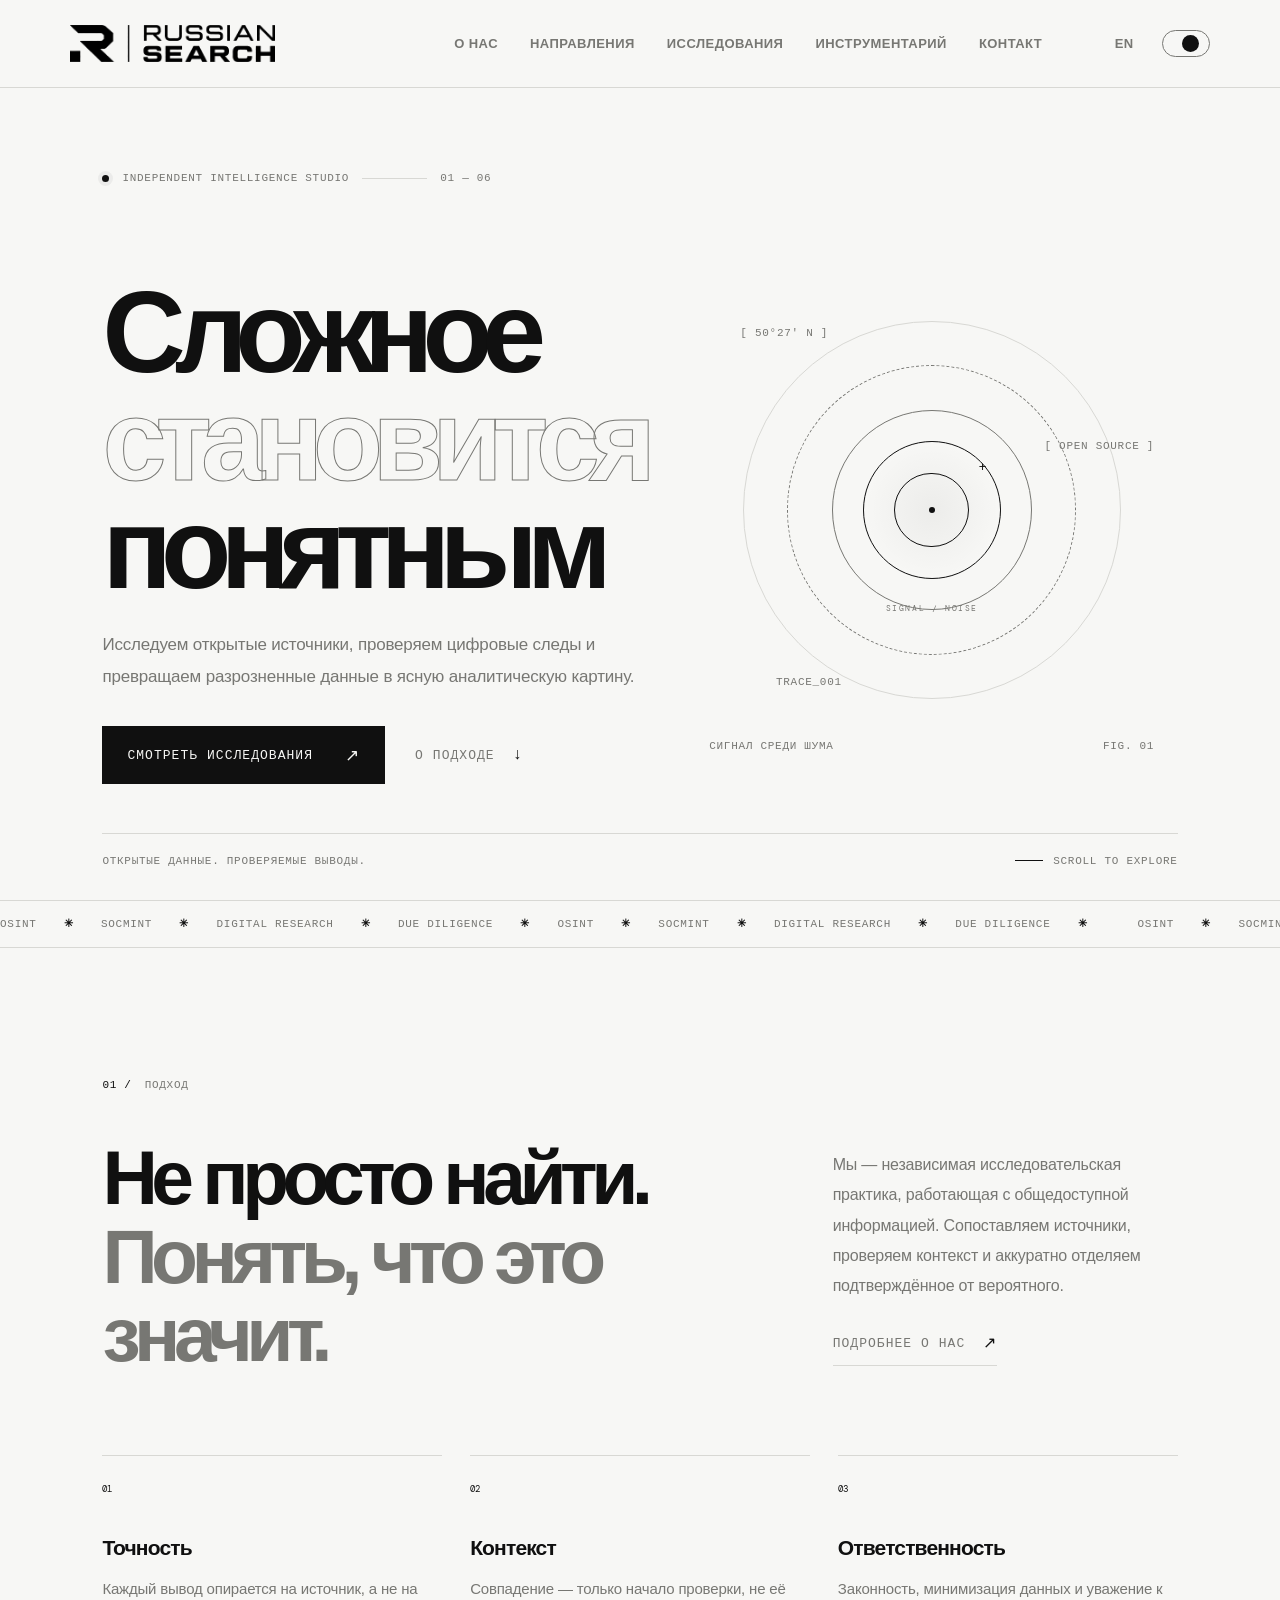
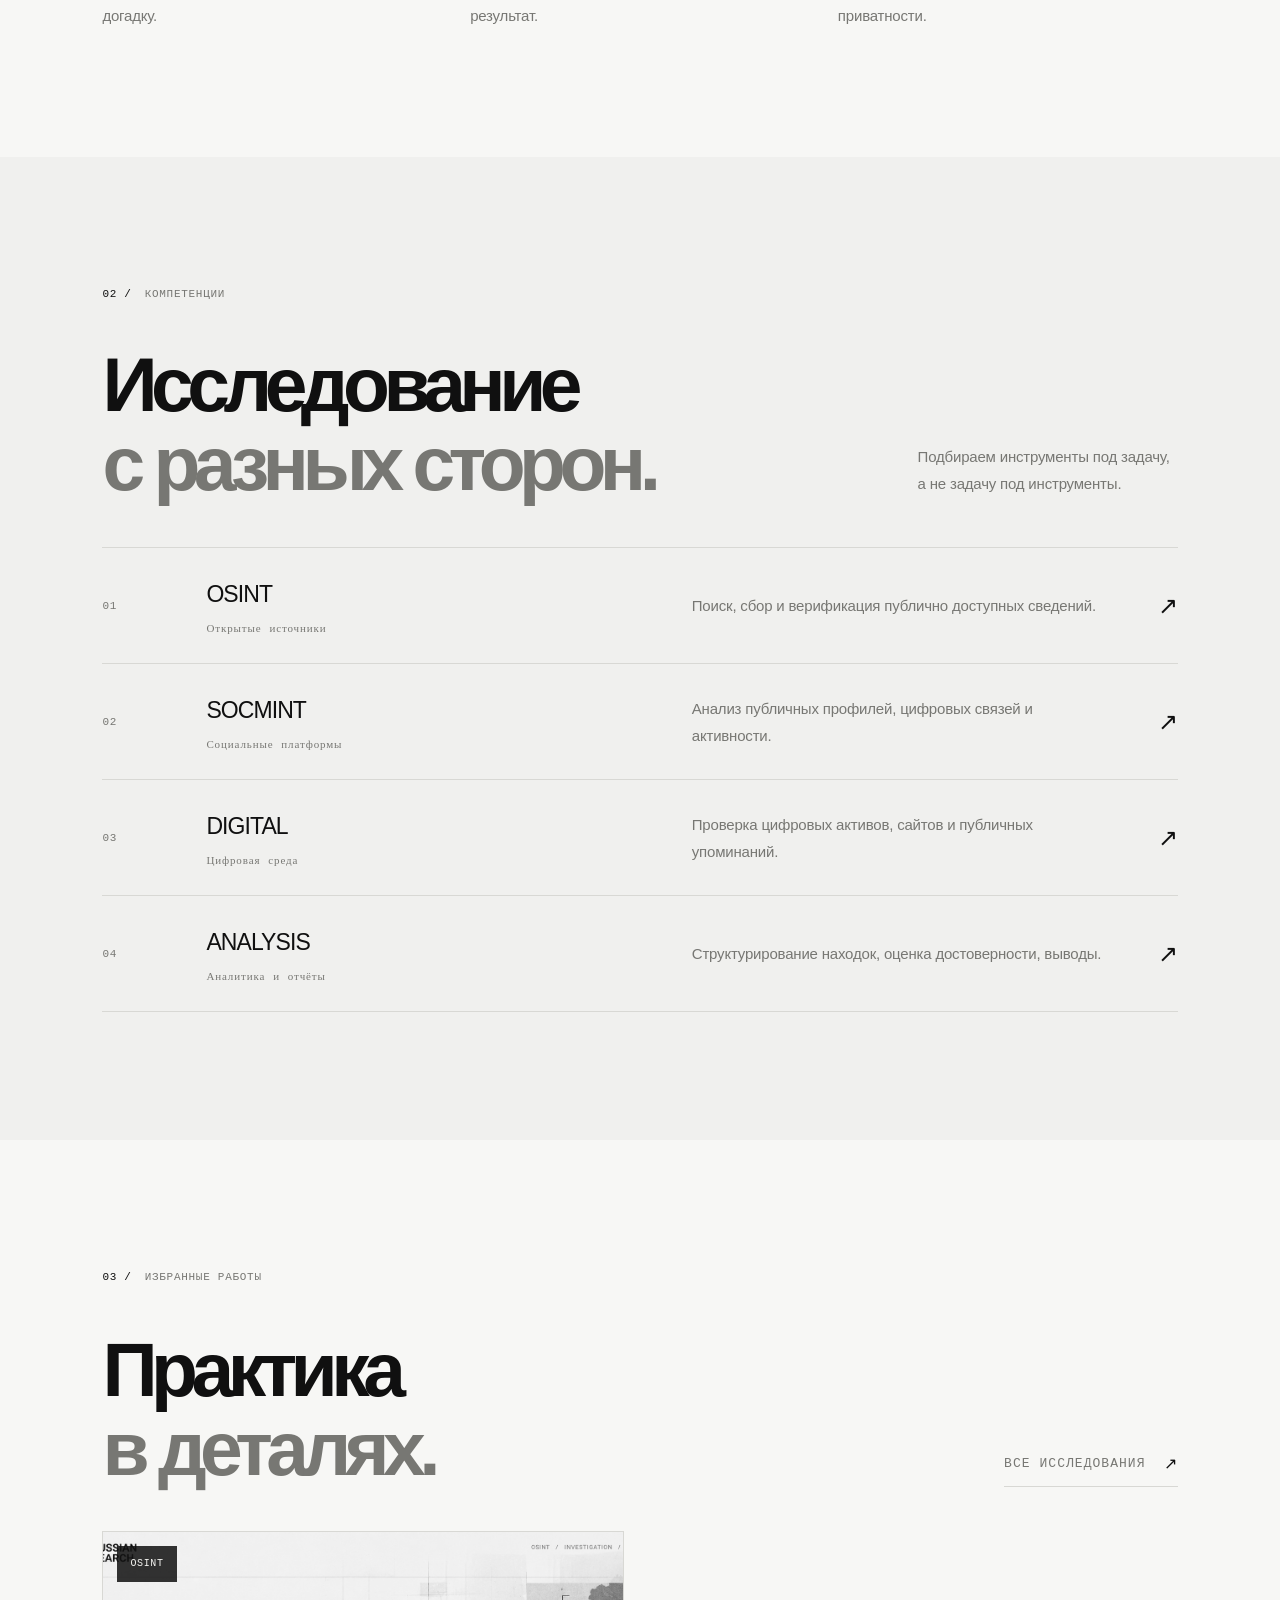
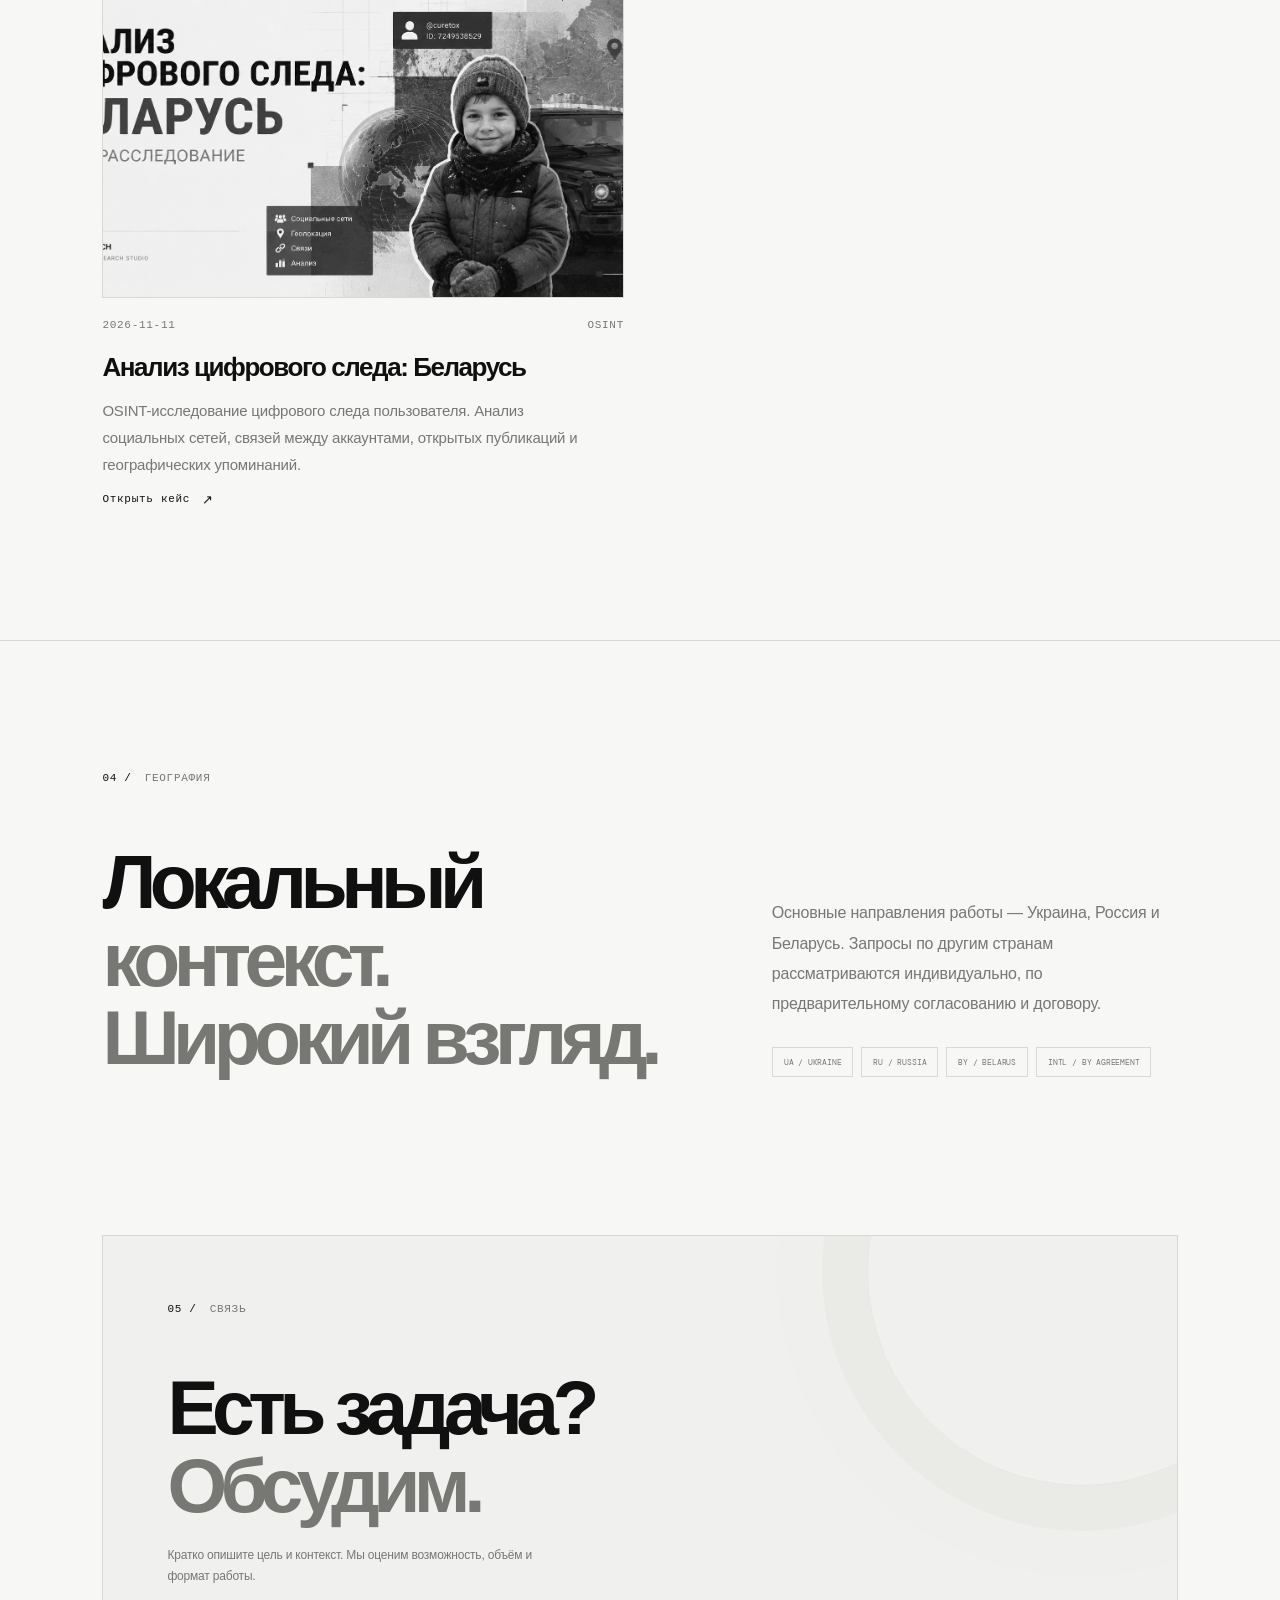
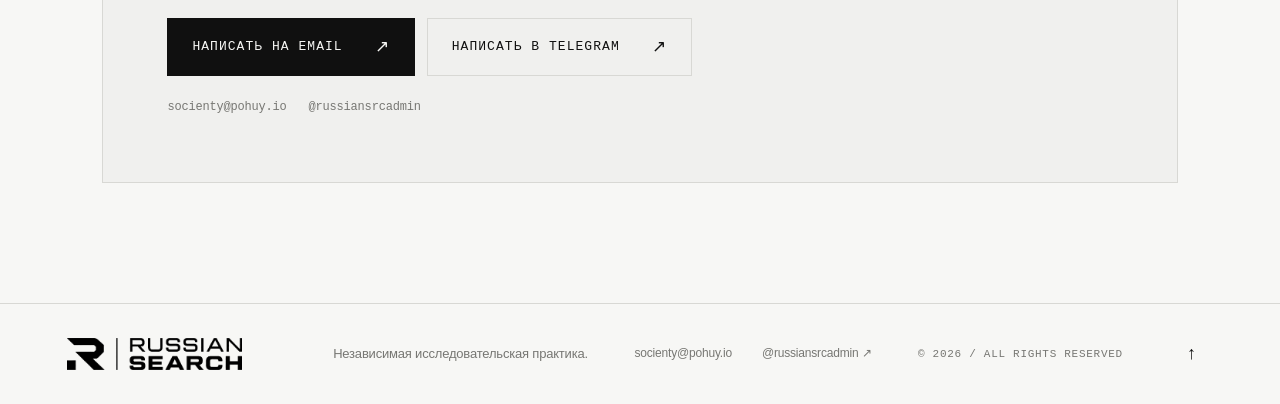
<file: index.html>
<!doctype html>
<html lang="ru">
<head>
<meta charset="utf-8"><meta name="viewport" content="width=device-width, initial-scale=1">
<meta name="theme-color" content="#f7f7f5">
<meta name="description" content="Independent OSINT research studio. Evidence-led intelligence, digital investigations and analytical reporting.">
<title>RUSSIAN SEARCH — Intelligence, clearly.</title>
<link rel="preconnect" href="https://fonts.googleapis.com"><link rel="preconnect" href="https://fonts.gstatic.com" crossorigin>
<link href="https://fonts.googleapis.com/css2?family=DM+Mono:wght@400;500&family=Manrope:wght@400;500;600;700;800&display=swap" rel="stylesheet">
<link rel="stylesheet" href="assets/css.css?v=20261111-2">
<link rel="stylesheet" href="assets/brand.css">
</head>
<body>
<div class="noise"></div><div class="cursor-glow"></div>
<header class="header">
 <a class="logo" href="#home" aria-label="Home"><img class="logo-image" src="assets/russian-search-logo.png" alt="Russian Search"></a>
 <nav class="nav" id="nav"><a href="#about" data-t="nav_about">О нас</a><a href="#services" data-t="nav_services">Направления</a><a href="#work" data-t="nav_work">Исследования</a><a href="tools.html" data-t="nav_tools">Инструментарий</a><a href="#contact" data-t="nav_contact">Контакт</a></nav>
 <div class="header-actions"><button class="lang" id="lang">EN</button><button class="theme" id="theme" aria-label="Switch theme"><span></span></button><button class="burger" id="burger" aria-label="Open menu" aria-controls="nav" aria-expanded="false"><i></i><i></i></button></div>
</header>
<main id="home">
<section class="hero section-pad">
 <div class="hero-kicker reveal"><span class="pulse"></span><span data-t="hero_kicker">INDEPENDENT INTELLIGENCE STUDIO</span><span class="kicker-line"></span><span class="mono">01 — 06</span></div>
 <div class="hero-grid">
  <div class="hero-main"><h1 class="hero-title reveal"><span data-t="hero_line1">Сложное</span><br><span class="outline" data-t="hero_line2">становится</span><br><span data-t="hero_line3">понятным<span class="lime">.</span></span></h1>
   <p class="hero-desc reveal" data-t="hero_desc">Исследуем открытые источники, проверяем цифровые следы и превращаем разрозненные данные в ясную аналитическую картину.</p>
   <div class="hero-cta reveal"><a class="btn btn-light" href="#work"><span data-t="hero_cta">Смотреть исследования</span><b>↗</b></a><a class="text-link" href="#about"><span data-t="hero_more">О подходе</span><b>↓</b></a></div>
  </div>
  <div class="hero-art reveal">
   <div class="orbit orbit-a"></div><div class="orbit orbit-b"></div><div class="orbit orbit-c"></div>
   <div class="art-core"><div class="core-cross">+</div><div class="core-ring"></div><div class="core-dot"></div><span class="core-label">SIGNAL / NOISE</span></div>
   <span class="art-tag tag-a">[ 50°27' N ]</span><span class="art-tag tag-b">[ OPEN SOURCE ]</span><span class="art-tag tag-c">TRACE_001</span>
   <div class="art-bottom"><span data-t="art_caption">СИГНАЛ СРЕДИ ШУМА</span><span class="mono">FIG. 01</span></div>
  </div>
 </div>
 <div class="hero-bottom reveal"><span data-t="hero_bottom">ОТКРЫТЫЕ ДАННЫЕ. ПРОВЕРЯЕМЫЕ ВЫВОДЫ.</span><span class="scroll-cue"><i></i><span data-t="scroll">SCROLL TO EXPLORE</span></span></div>
</section>
<section class="ticker" aria-label="Areas"><div class="ticker-track"><span>OSINT <b>✳</b> SOCMINT <b>✳</b> DIGITAL RESEARCH <b>✳</b> DUE DILIGENCE <b>✳</b> OSINT <b>✳</b> SOCMINT <b>✳</b> DIGITAL RESEARCH <b>✳</b> DUE DILIGENCE <b>✳</b></span><span aria-hidden="true">OSINT <b>✳</b> SOCMINT <b>✳</b> DIGITAL RESEARCH <b>✳</b> DUE DILIGENCE <b>✳</b></span></div></section>
<section class="intro section-pad" id="about">
 <div class="section-label reveal"><span>01 /</span><span data-t="about_label">ПОДХОД</span></div>
 <div class="intro-content"><h2 class="display reveal" data-t="about_title">Не просто найти.<br><em>Понять, что это значит.</em></h2><div class="intro-copy reveal"><p data-t="about_copy">Мы — независимая исследовательская практика, работающая с общедоступной информацией. Сопоставляем источники, проверяем контекст и аккуратно отделяем подтверждённое от вероятного.</p><a class="under-link" href="about.html"><span data-t="about_link">Подробнее о нас</span><b>↗</b></a></div></div>
 <div class="principles"><article class="principle reveal"><span>01</span><h3 data-t="principle1">Точность</h3><p data-t="principle1d">Каждый вывод опирается на источник, а не на догадку.</p></article><article class="principle reveal"><span>02</span><h3 data-t="principle2">Контекст</h3><p data-t="principle2d">Совпадение — только начало проверки, не её результат.</p></article><article class="principle reveal"><span>03</span><h3 data-t="principle3">Ответственность</h3><p data-t="principle3d">Законность, минимизация данных и уважение к приватности.</p></article></div>
</section>
<section class="services section-pad" id="services">
 <div class="section-label reveal"><span>02 /</span><span data-t="services_label">КОМПЕТЕНЦИИ</span></div><div class="section-heading reveal"><h2 class="display" data-t="services_title">Исследование<br><em>с разных сторон.</em></h2><p data-t="services_intro">Подбираем инструменты под задачу, а не задачу под инструменты.</p></div>
 <div class="service-list">
  <a class="service-row reveal" href="services.html"><span class="service-no">01</span><span class="service-title">OSINT <small data-t="s1_sub">Открытые источники</small></span><span class="service-desc" data-t="s1_desc">Поиск, сбор и верификация публично доступных сведений.</span><span class="service-arrow">↗</span></a>
  <a class="service-row reveal" href="services.html"><span class="service-no">02</span><span class="service-title">SOCMINT <small data-t="s2_sub">Социальные платформы</small></span><span class="service-desc" data-t="s2_desc">Анализ публичных профилей, цифровых связей и активности.</span><span class="service-arrow">↗</span></a>
  <a class="service-row reveal" href="services.html"><span class="service-no">03</span><span class="service-title">DIGITAL <small data-t="s3_sub">Цифровая среда</small></span><span class="service-desc" data-t="s3_desc">Проверка цифровых активов, сайтов и публичных упоминаний.</span><span class="service-arrow">↗</span></a>
  <a class="service-row reveal" href="services.html"><span class="service-no">04</span><span class="service-title">ANALYSIS <small data-t="s4_sub">Аналитика и отчёты</small></span><span class="service-desc" data-t="s4_desc">Структурирование находок, оценка достоверности, выводы.</span><span class="service-arrow">↗</span></a>
 </div>
</section>
<section class="work section-pad" id="work">
 <div class="section-label reveal"><span>03 /</span><span data-t="work_label">ИЗБРАННЫЕ РАБОТЫ</span></div><div class="work-heading reveal"><h2 class="display" data-t="work_title">Практика<br><em>в деталях.</em></h2><a class="under-link" href="work.html"><span data-t="all_work">Все исследования</span><b>↗</b></a></div>
 <div class="work-grid" id="featured-work"><div class="skeleton"></div><div class="skeleton"></div></div>
</section>
<section class="regions section-pad"><div class="section-label reveal"><span>04 /</span><span data-t="regions_label">ГЕОГРАФИЯ</span></div><div class="regions-layout"><h2 class="display reveal" data-t="regions_title">Локальный<br><em>контекст. Широкий взгляд.</em></h2><div class="regions-right reveal"><p data-t="regions_copy" data-profile="location">Основные направления работы — Украина, Россия и Беларусь. Запросы по другим странам рассматриваются индивидуально, по предварительному согласованию и договору.</p><div class="region-tags"><span>UA / UKRAINE</span><span>RU / RUSSIA</span><span>BY / BELARUS</span><span>INTL / BY AGREEMENT</span></div></div></div></section>
<section class="contact section-pad" id="contact"><div class="contact-box reveal"><div class="contact-orb"></div><div class="section-label"><span>05 /</span><span data-t="contact_label">СВЯЗЬ</span></div><h2 class="display" data-t="contact_title">Есть задача?<br><em>Обсудим.</em></h2><p data-t="contact_copy">Кратко опишите цель и контекст. Мы оценим возможность, объём и формат работы.</p><div class="contact-actions"><a class="btn btn-lime" data-contact-email href="mailto:socienty@pohuy.io"><span data-t="contact_btn">Написать на email</span><b>↗</b></a><a class="btn btn-outline" data-contact-telegram href="https://t.me/russiansrcadmin" target="_blank" rel="noopener noreferrer"><span data-t="contact_telegram">Написать в Telegram</span><b>↗</b></a></div><div class="contact-details"><a data-contact-email href="mailto:socienty@pohuy.io">socienty@pohuy.io</a><a data-contact-telegram href="https://t.me/russiansrcadmin" target="_blank" rel="noopener noreferrer">@russiansrcadmin</a></div></div></section>
</main>
<footer class="footer"><a class="logo" href="#home"><img class="logo-image" src="assets/russian-search-logo.png" alt="Russian Search"></a><span data-t="footer_text">Независимая исследовательская практика.</span><div class="footer-contacts"><a data-contact-email href="mailto:socienty@pohuy.io">socienty@pohuy.io</a><a data-contact-telegram href="https://t.me/russiansrcadmin" target="_blank" rel="noopener noreferrer">@russiansrcadmin <span aria-hidden="true">↗</span></a></div><span class="mono">© <span id="year"></span> / ALL RIGHTS RESERVED</span><a class="to-top" href="#home">↑</a></footer>
<script src="assets/app.js?v=20261111-2"></script>
</body></html>
</file>
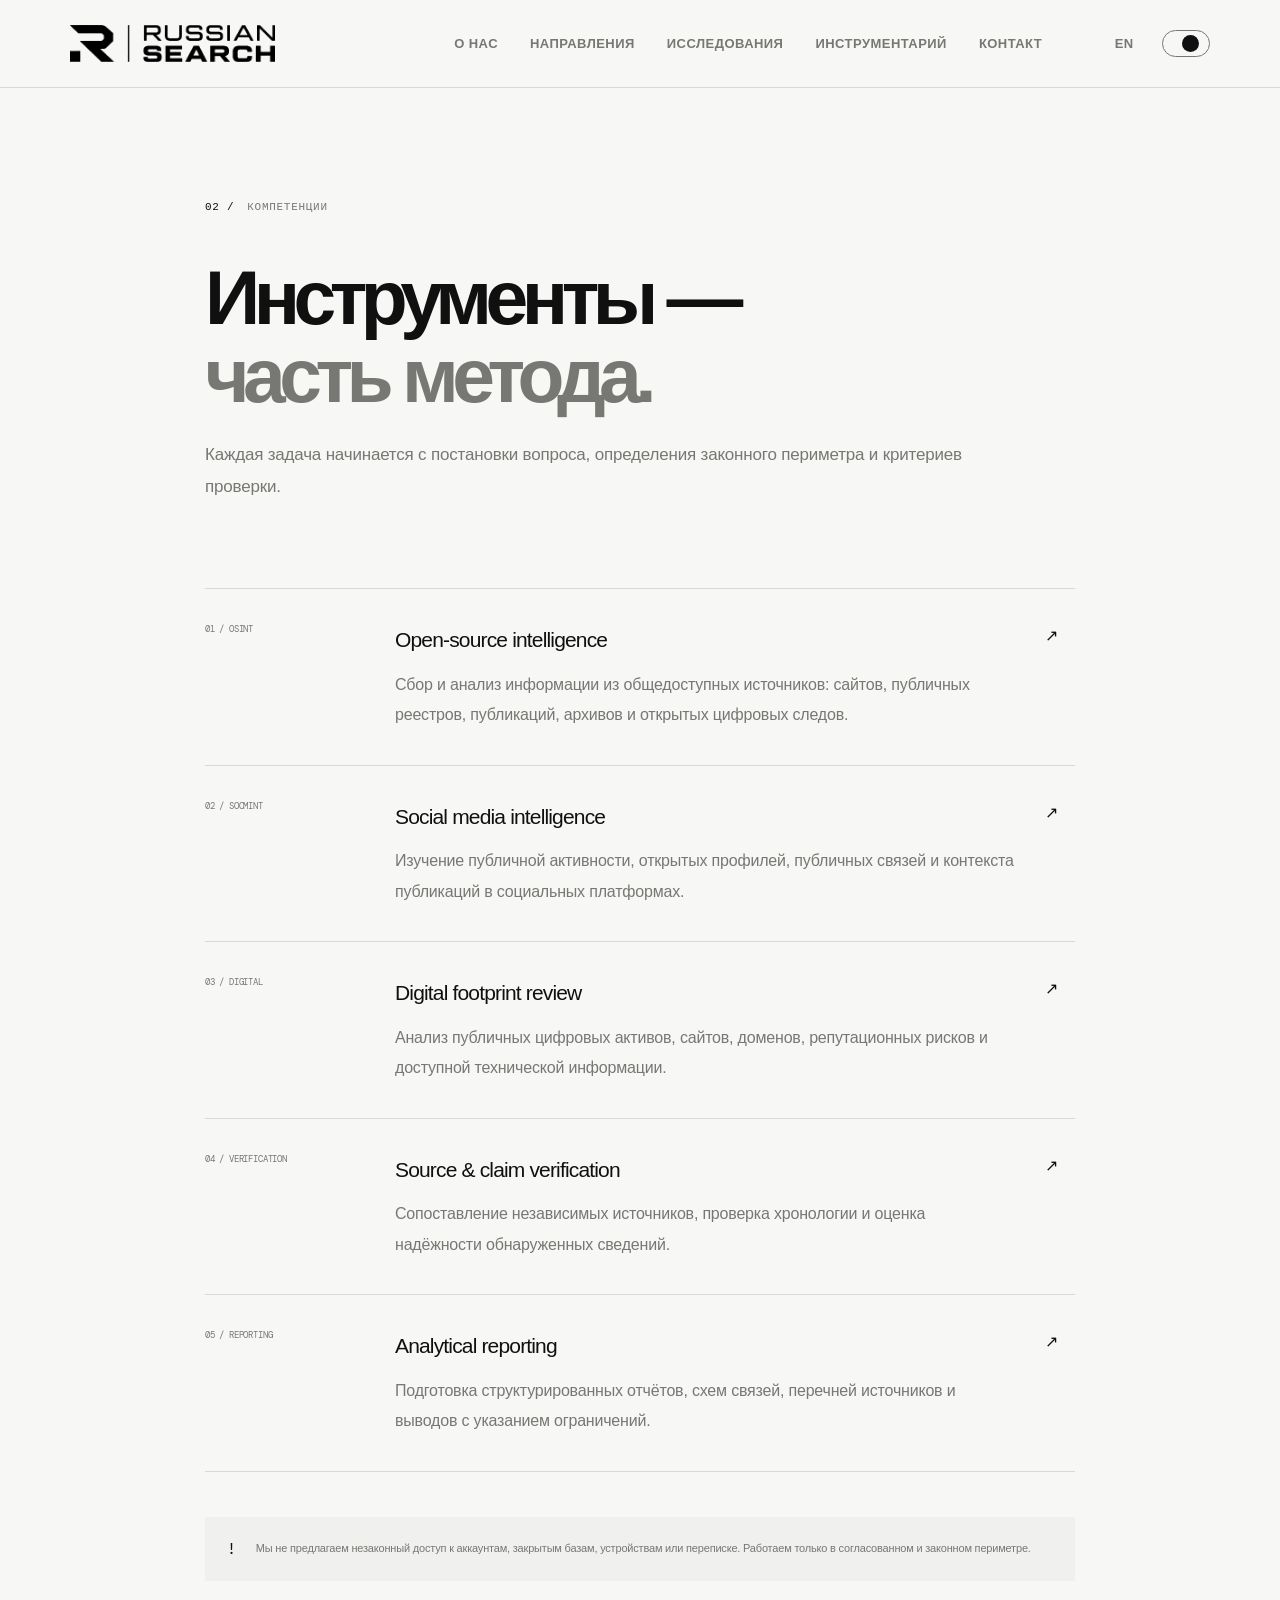
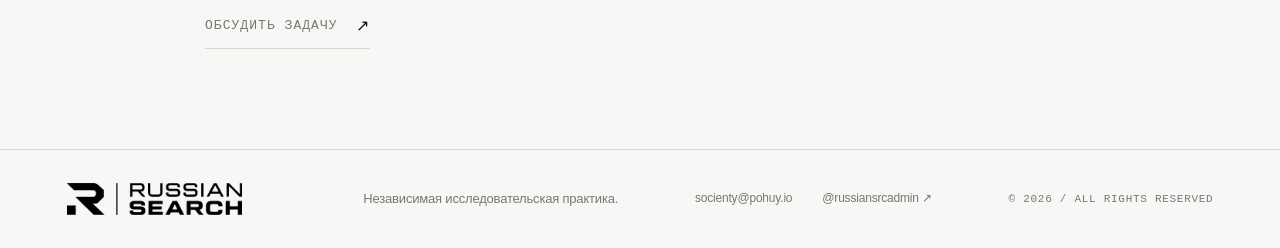
<file: services.html>
<!doctype html><html lang="ru"><head><meta charset="utf-8"><meta name="viewport" content="width=device-width,initial-scale=1"><meta name="theme-color" content="#f7f7f5"><title>Services — RUSSIAN SEARCH</title><link href="https://fonts.googleapis.com/css2?family=DM+Mono:wght@400;500&family=Manrope:wght@400;500;600;700;800&display=swap" rel="stylesheet"><link rel="stylesheet" href="assets/css.css?v=20261111-2"><link rel="stylesheet" href="assets/brand.css">
</head><body><div class="noise"></div><header class="header"><a class="logo" href="index.html"><img class="logo-image" src="assets/russian-search-logo.png" alt="Russian Search"></a><nav class="nav" id="nav"><a href="about.html" data-t="nav_about">О нас</a><a href="services.html" data-t="nav_services">Направления</a><a href="work.html" data-t="nav_work">Исследования</a><a href="tools.html" data-t="nav_tools">Инструментарий</a><a href="index.html#contact" data-t="nav_contact">Контакт</a></nav><div class="header-actions"><button class="lang" id="lang">EN</button><button class="theme" id="theme"><span></span></button><button class="burger" id="burger" aria-label="Открыть меню" aria-controls="nav" aria-expanded="false"><i></i><i></i></button></div></header><main class="inner-page section-pad"><div class="section-label reveal"><span>02 /</span><span data-t="services_label">КОМПЕТЕНЦИИ</span></div><h1 class="display inner-title reveal" data-t="services_page_title">Инструменты —<br><em>часть метода.</em></h1><p class="inner-lead reveal" data-t="services_page_lead">Каждая задача начинается с постановки вопроса, определения законного периметра и критериев проверки.</p><div class="service-detail-list"><article class="service-detail reveal"><span>01 / OSINT</span><div><h2>Open-source intelligence</h2><p data-t="service_osint">Сбор и анализ информации из общедоступных источников: сайтов, публичных реестров, публикаций, архивов и открытых цифровых следов.</p></div><b>↗</b></article><article class="service-detail reveal"><span>02 / SOCMINT</span><div><h2>Social media intelligence</h2><p data-t="service_soc">Изучение публичной активности, открытых профилей, публичных связей и контекста публикаций в социальных платформах.</p></div><b>↗</b></article><article class="service-detail reveal"><span>03 / DIGITAL</span><div><h2>Digital footprint review</h2><p data-t="service_digital">Анализ публичных цифровых активов, сайтов, доменов, репутационных рисков и доступной технической информации.</p></div><b>↗</b></article><article class="service-detail reveal"><span>04 / VERIFICATION</span><div><h2>Source & claim verification</h2><p data-t="service_verify">Сопоставление независимых источников, проверка хронологии и оценка надёжности обнаруженных сведений.</p></div><b>↗</b></article><article class="service-detail reveal"><span>05 / REPORTING</span><div><h2>Analytical reporting</h2><p data-t="service_report">Подготовка структурированных отчётов, схем связей, перечней источников и выводов с указанием ограничений.</p></div><b>↗</b></article></div><div class="legal-note"><span>!</span><p data-t="legal_note">Мы не предлагаем незаконный доступ к аккаунтам, закрытым базам, устройствам или переписке. Работаем только в согласованном и законном периметре.</p></div><a class="under-link back-link" href="index.html#contact"><span data-t="discuss">Обсудить задачу</span><b>↗</b></a></main><footer class="footer"><a class="logo" href="index.html"><img class="logo-image" src="assets/russian-search-logo.png" alt="Russian Search"></a><span data-t="footer_text">Независимая исследовательская практика.</span><div class="footer-contacts"><a data-contact-email href="mailto:socienty@pohuy.io">socienty@pohuy.io</a><a data-contact-telegram href="https://t.me/russiansrcadmin" target="_blank" rel="noopener noreferrer">@russiansrcadmin <span aria-hidden="true">↗</span></a></div><span class="mono">© <span id="year"></span> / ALL RIGHTS RESERVED</span></footer><script src="assets/app.js?v=20261111-2"></script></body></html>
</file>
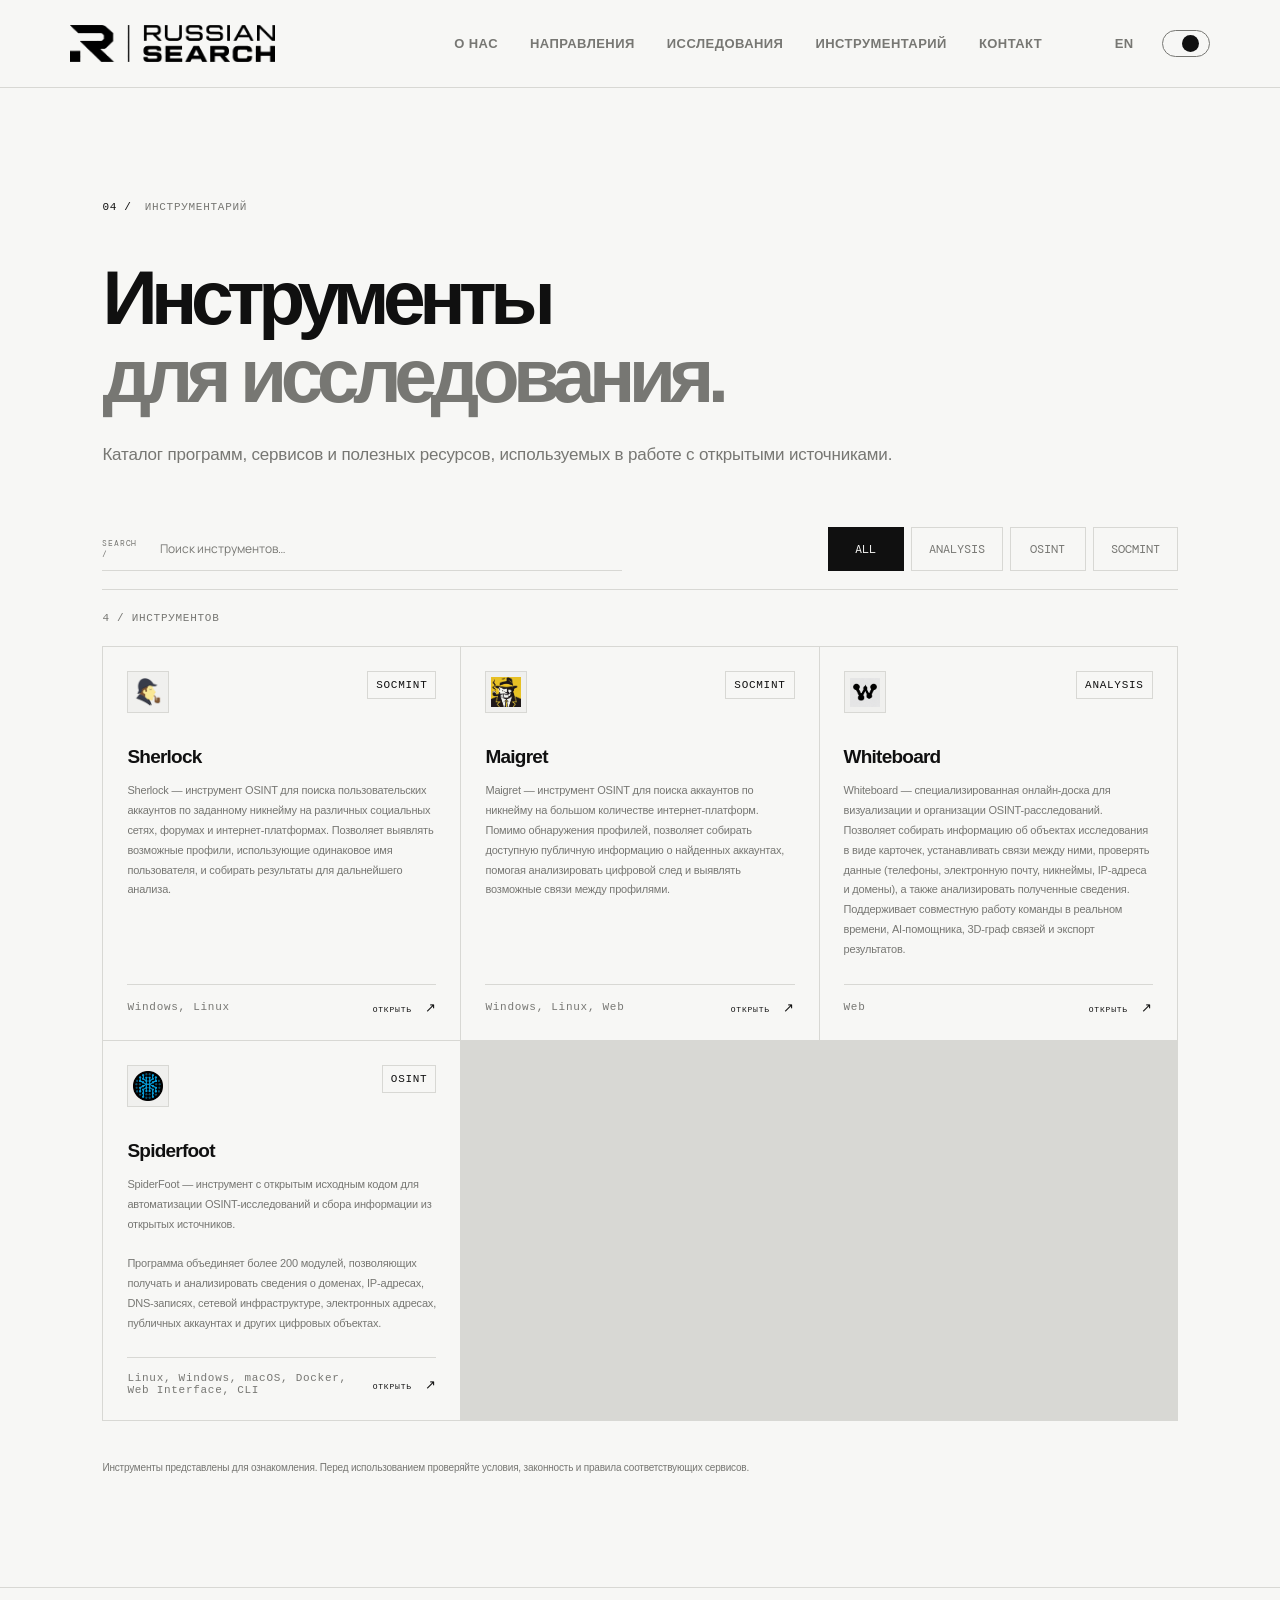
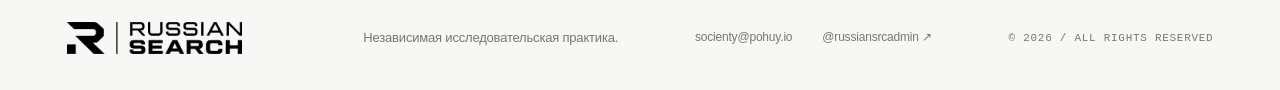
<file: tools.html>
<!doctype html>
<html lang="ru"><head><meta charset="utf-8"><meta name="viewport" content="width=device-width,initial-scale=1"><meta name="theme-color" content="#f7f7f5"><meta name="description" content="Каталог программ и инструментов RUSSIAN SEARCH."><title>Инструментарий — RUSSIAN SEARCH</title><link href="https://fonts.googleapis.com/css2?family=DM+Mono:wght@400;500&family=Manrope:wght@400;500;600;700;800&display=swap" rel="stylesheet"><link rel="stylesheet" href="assets/css.css?v=20261111-tools1"><link rel="stylesheet" href="assets/brand.css"></head>
<body><div class="noise"></div><header class="header"><a class="logo" href="index.html"><img class="logo-image" src="assets/russian-search-logo.png" alt="Russian Search"></a><nav class="nav" id="nav"><a href="about.html" data-t="nav_about">О нас</a><a href="services.html" data-t="nav_services">Направления</a><a href="work.html" data-t="nav_work">Исследования</a><a href="tools.html" data-t="nav_tools">Инструментарий</a><a href="index.html#contact" data-t="nav_contact">Контакт</a></nav><div class="header-actions"><button class="lang" id="lang">EN</button><button class="theme" id="theme" aria-label="Switch theme"><span></span></button><button class="burger" id="burger" aria-label="Открыть меню" aria-controls="nav" aria-expanded="false"><i></i><i></i></button></div></header>
<main class="inner-page section-pad tools-page"><div class="section-label reveal"><span>04 /</span><span data-t="tools_label">ИНСТРУМЕНТАРИЙ</span></div><h1 class="display inner-title reveal" data-t="tools_title">Инструменты<br><em>для исследования.</em></h1><p class="inner-lead reveal" data-t="tools_lead">Каталог программ, сервисов и полезных ресурсов, используемых в работе с открытыми источниками.</p>
<div class="tools-controls reveal"><label class="tools-search"><span class="mono">SEARCH /</span><input id="tools-search" type="search" placeholder="Поиск инструментов…" aria-label="Поиск инструментов"></label><div class="tools-filters" id="tools-filters"><button class="filter active" data-filter="all">ALL</button></div></div>
<div class="tools-count mono" id="tools-count">0 / TOOLS</div><div class="tools-grid" id="tools-grid"><div class="skeleton"></div><div class="skeleton"></div></div><p class="tools-note" data-t="tools_note">Инструменты представлены для ознакомления. Перед использованием проверяйте условия, законность и правила соответствующих сервисов.</p></main>
<footer class="footer"><a class="logo" href="index.html"><img class="logo-image" src="assets/russian-search-logo.png" alt="Russian Search"></a><span data-t="footer_text">Независимая исследовательская практика.</span><div class="footer-contacts"><a data-contact-email href="mailto:socienty@pohuy.io">socienty@pohuy.io</a><a data-contact-telegram href="https://t.me/russiansrcadmin" target="_blank" rel="noopener noreferrer">@russiansrcadmin <span aria-hidden="true">↗</span></a></div><span class="mono">© <span id="year"></span> / ALL RIGHTS RESERVED</span></footer><script src="assets/app.js?v=20261111-tools1"></script></body></html>
</file>
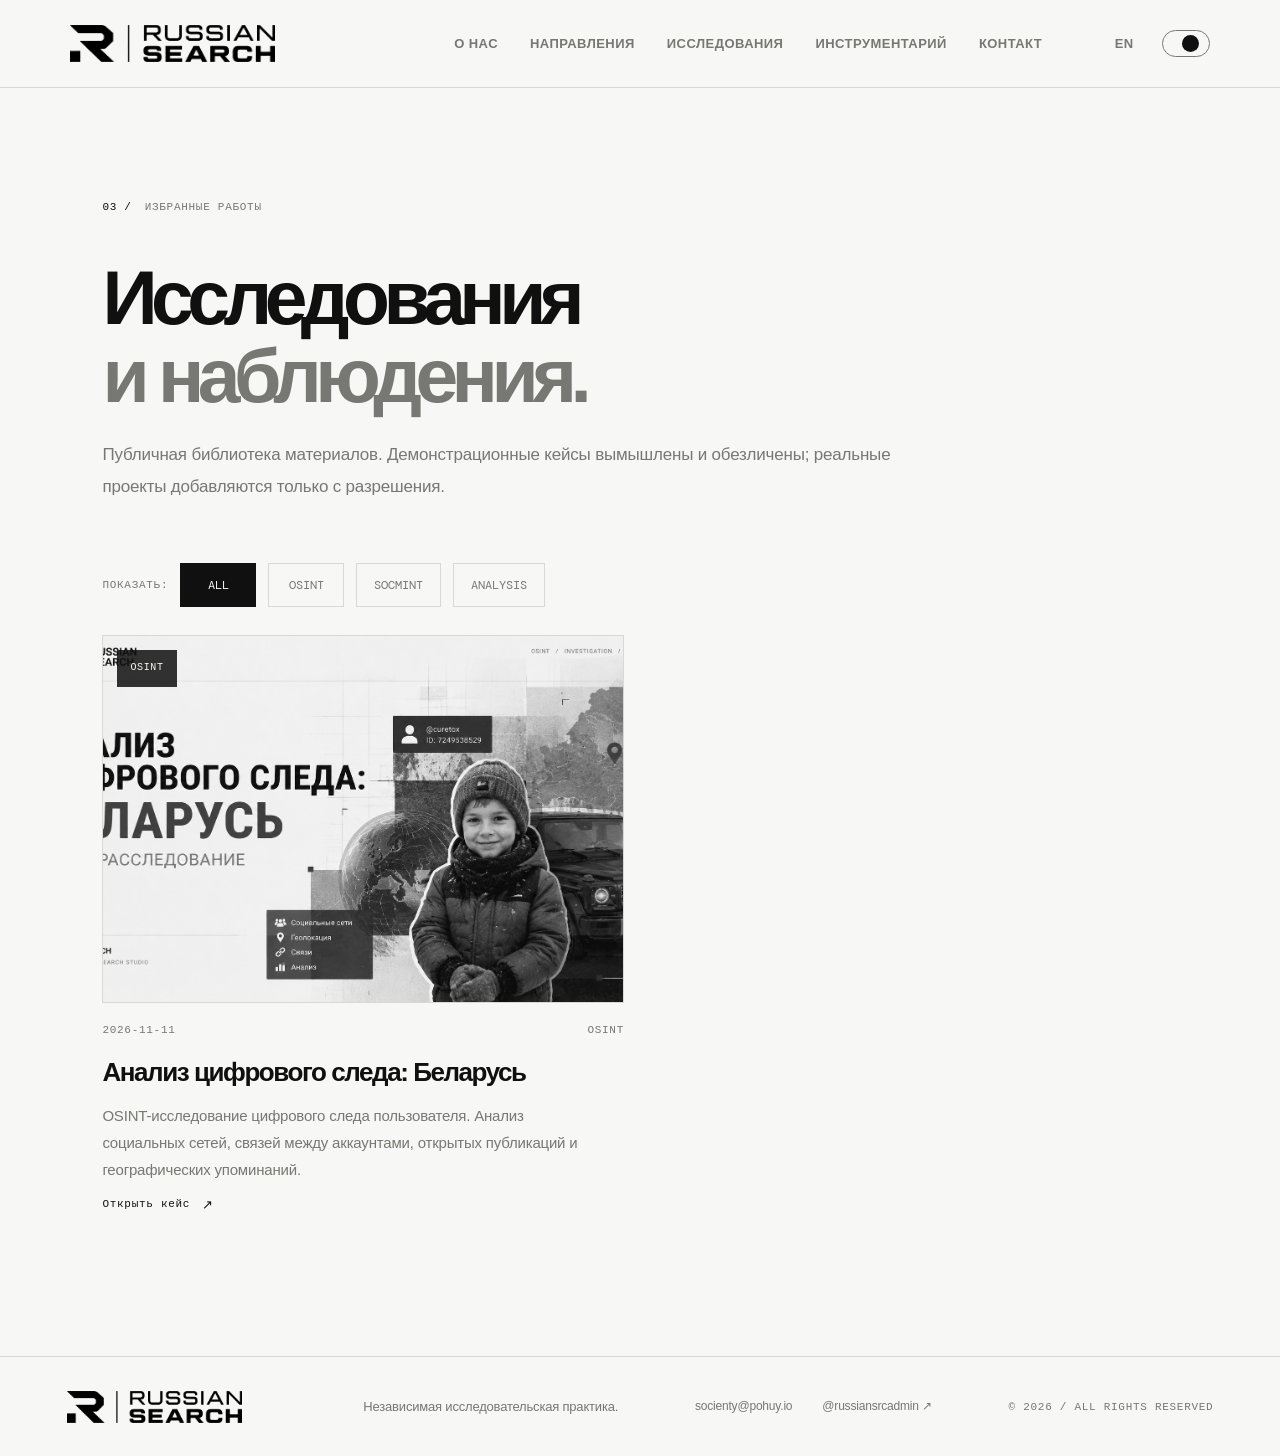
<file: work.html>
<!doctype html><html lang="ru"><head><meta charset="utf-8"><meta name="viewport" content="width=device-width,initial-scale=1"><meta name="theme-color" content="#f7f7f5"><title>Research — RUSSIAN SEARCH</title><link href="https://fonts.googleapis.com/css2?family=DM+Mono:wght@400;500&family=Manrope:wght@400;500;600;700;800&display=swap" rel="stylesheet"><link rel="stylesheet" href="assets/css.css?v=20261111-2"><link rel="stylesheet" href="assets/brand.css">
</head><body><div class="noise"></div><header class="header"><a class="logo" href="index.html"><img class="logo-image" src="assets/russian-search-logo.png" alt="Russian Search"></a><nav class="nav" id="nav"><a href="about.html" data-t="nav_about">О нас</a><a href="services.html" data-t="nav_services">Направления</a><a href="work.html" data-t="nav_work">Исследования</a><a href="tools.html" data-t="nav_tools">Инструментарий</a><a href="index.html#contact" data-t="nav_contact">Контакт</a></nav><div class="header-actions"><button class="lang" id="lang">EN</button><button class="theme" id="theme"><span></span></button><button class="burger" id="burger" aria-label="Открыть меню" aria-controls="nav" aria-expanded="false"><i></i><i></i></button></div></header><main class="inner-page section-pad"><div class="section-label reveal"><span>03 /</span><span data-t="work_label">ИЗБРАННЫЕ РАБОТЫ</span></div><h1 class="display inner-title reveal" data-t="work_page_title">Исследования<br><em>и наблюдения.</em></h1><p class="inner-lead reveal" data-t="work_page_lead">Публичная библиотека материалов. Демонстрационные кейсы вымышлены и обезличены; реальные проекты добавляются только с разрешения.</p><div class="filter-row reveal"><span data-t="filter_label">ПОКАЗАТЬ:</span><button class="filter active" data-filter="all">ALL</button><button class="filter" data-filter="OSINT">OSINT</button><button class="filter" data-filter="SOCMINT">SOCMINT</button><button class="filter" data-filter="ANALYSIS">ANALYSIS</button></div><div class="work-grid full-grid" id="all-work"><div class="skeleton"></div><div class="skeleton"></div></div></main><footer class="footer"><a class="logo" href="index.html"><img class="logo-image" src="assets/russian-search-logo.png" alt="Russian Search"></a><span data-t="footer_text">Независимая исследовательская практика.</span><div class="footer-contacts"><a data-contact-email href="mailto:socienty@pohuy.io">socienty@pohuy.io</a><a data-contact-telegram href="https://t.me/russiansrcadmin" target="_blank" rel="noopener noreferrer">@russiansrcadmin <span aria-hidden="true">↗</span></a></div><span class="mono">© <span id="year"></span> / ALL RIGHTS RESERVED</span></footer><script src="assets/app.js?v=20261111-2"></script></body></html>
</file>
<file: assets/css.css>
@import url('https://fonts.googleapis.com/css2?family=DM+Mono:wght@400;500&family=Manrope:wght@400;500;600;700;800&display=swap');
:root{--bg:#0b0d0c;--panel:#121613;--ink:#f0f2ed;--muted:#8c948d;--line:#29312b;--lime:#c3fa72;--lime-dim:#c3fa7217;--card:#111511;--shadow:0 30px 90px #0007;--max:1280px}
[data-theme=light]{--bg:#f1f2ed;--panel:#fff;--ink:#141814;--muted:#6f786f;--line:#d9ded5;--lime:#7eae3c;--lime-dim:#7eae3c19;--card:#e9ede5;--shadow:0 30px 90px #1b28101a}
*{box-sizing:border-box}html{scroll-behavior:smooth;scroll-padding-top:95px}body{margin:0;background:var(--bg);color:var(--ink);font-family:Manrope,Arial,sans-serif;overflow-x:hidden;transition:background .35s,color .35s}a{color:inherit;text-decoration:none}button{font:inherit;color:inherit;cursor:pointer}.noise{position:fixed;inset:-50%;z-index:20;pointer-events:none;opacity:.035;background-image:url("data:image/svg+xml,%3Csvg viewBox='0 0 180 180' xmlns='http://www.w3.org/2000/svg'%3E%3Cfilter id='n'%3E%3CfeTurbulence type='fractalNoise' baseFrequency='.8' numOctaves='4' stitchTiles='stitch'/%3E%3C/filter%3E%3Crect width='100%25' height='100%25' filter='url(%23n)' opacity='.6'/%3E%3C/svg%3E")}.cursor-glow{position:fixed;top:0;left:0;width:280px;height:280px;border-radius:50%;background:radial-gradient(circle,#c3fa720d,transparent 68%);pointer-events:none;z-index:0;transition:transform .12s ease-out}.header{height:82px;padding:0 clamp(22px,6vw,92px);display:flex;align-items:center;justify-content:space-between;border-bottom:1px solid var(--line);position:sticky;top:0;z-index:15;background:color-mix(in srgb,var(--bg) 82%,transparent);backdrop-filter:blur(22px)}.logo{display:flex;align-items:center;gap:12px;position:relative;z-index:2}.logo-symbol{width:34px;height:34px;border:1px solid var(--lime);border-radius:50%;display:grid;place-items:center;font-size:16px;font-weight:800;letter-spacing:-.1em}.logo-symbol span{color:var(--lime)}.logo-name{font-size:11px;font-weight:800;letter-spacing:.2em}.nav{display:flex;gap:clamp(20px,3vw,44px);margin-left:auto;margin-right:6vw}.nav a,.admin,.lang{font:10px 'DM Mono',monospace;letter-spacing:.08em;text-transform:uppercase;color:var(--muted);transition:color .2s}.nav a:hover,.admin:hover{color:var(--lime)}.header-actions{display:flex;align-items:center;gap:22px}.lang{background:none;border:0;color:var(--ink)}.theme{width:37px;height:21px;border:1px solid var(--line);border-radius:20px;background:var(--panel);padding:3px;display:flex;align-items:center}.theme span{width:13px;height:13px;background:var(--lime);border-radius:50%;transition:transform .25s}.theme:after{content:"";}.theme span{transform:translateX(0)}[data-theme=light] .theme span{transform:translateX(15px)}.burger{display:none;background:none;border:0}.burger i{display:block;width:20px;height:1px;background:var(--ink);margin:6px}.section-pad{padding-left:clamp(22px,8.4vw,132px);padding-right:clamp(22px,8.4vw,132px)}.mono,.section-label,.hero-kicker,.art-tag,.art-bottom,.hero-bottom,.ticker,.service-no,.work-meta,.image-stamp,.image-blur-label,.card-link,.footer .mono,.filter-row,.case-side,.case-disclaimer{font-family:'DM Mono',monospace;letter-spacing:.1em}.hero{min-height:calc(100vh - 82px);padding-top:clamp(75px,10vh,125px);padding-bottom:32px;display:flex;flex-direction:column;justify-content:space-between;position:relative;overflow:hidden}.hero-kicker{display:flex;align-items:center;gap:13px;font-size:9px;color:var(--muted)}.pulse{width:7px;height:7px;background:var(--lime);border-radius:50%;box-shadow:0 0 0 5px var(--lime-dim);animation:pulse 2s infinite}.kicker-line{width:65px;height:1px;background:var(--line)}.hero-grid{display:grid;grid-template-columns:1.15fr .85fr;align-items:center;gap:4vw;flex:1}.hero-title{font-size:clamp(66px,9.5vw,142px);line-height:.91;letter-spacing:-.09em;font-weight:600;margin:45px 0 30px;position:relative;z-index:2}.hero-title .outline{-webkit-text-stroke:1px var(--muted);color:transparent}.lime{color:var(--lime)}.hero-desc{font-size:13px;line-height:1.9;color:var(--muted);max-width:460px;margin:0}.hero-cta{display:flex;align-items:center;gap:30px;margin-top:34px}.btn{height:52px;padding:0 19px;display:inline-flex;align-items:center;gap:35px;font:10px 'DM Mono';letter-spacing:.04em;text-transform:uppercase;transition:transform .25s,background .25s,color .25s}.btn b{font-size:17px;font-weight:400}.btn-light{background:var(--ink);color:var(--bg)}.btn-light:hover{background:var(--lime);color:#111;transform:translateY(-3px)}.text-link,.under-link{font:10px 'DM Mono';letter-spacing:.06em;text-transform:uppercase;color:var(--muted);display:inline-flex;gap:18px;align-items:center}.text-link b,.under-link b{color:var(--lime);font-size:16px;font-weight:400}.text-link:hover,.under-link:hover{color:var(--ink)}.hero-art{height:min(490px,45vw);min-height:330px;position:relative;display:grid;place-items:center}.orbit{position:absolute;border:1px solid var(--line);border-radius:50%;aspect-ratio:1;animation:orbit 38s linear infinite}.orbit-a{width:85%}.orbit-b{width:65%;border-style:dashed;animation-direction:reverse;animation-duration:55s}.orbit-c{width:45%;border-color:color-mix(in srgb,var(--lime) 35%,transparent)}.art-core{width:31%;aspect-ratio:1;border:1px solid var(--lime);border-radius:50%;display:grid;place-items:center;position:relative;background:radial-gradient(circle,var(--lime-dim),transparent 70%);box-shadow:0 0 90px var(--lime-dim);animation:float 5s ease-in-out infinite}.core-ring{width:55%;height:55%;border:1px solid var(--lime);border-radius:50%;position:absolute;animation:core 9s linear infinite}.core-dot{width:6px;height:6px;border-radius:50%;background:var(--lime);box-shadow:0 0 18px var(--lime)}.core-cross{position:absolute;top:10%;right:10%;color:var(--lime);font-size:13px}.core-label{position:absolute;bottom:-35px;white-space:nowrap;font:8px 'DM Mono';letter-spacing:.2em;color:var(--muted)}.art-tag{position:absolute;font-size:8px;color:var(--muted)}.tag-a{top:12%;left:7%}.tag-b{right:0;top:35%}.tag-c{bottom:13%;left:15%;color:var(--lime)}.art-bottom{position:absolute;bottom:0;left:0;right:0;display:flex;justify-content:space-between;font-size:8px;color:var(--muted)}.hero-bottom{display:flex;justify-content:space-between;border-top:1px solid var(--line);padding-top:18px;font-size:8px;color:var(--muted)}.scroll-cue{display:flex;align-items:center;gap:10px}.scroll-cue i{height:1px;width:28px;background:var(--lime)}.ticker{overflow:hidden;border-top:1px solid var(--line);border-bottom:1px solid var(--line);padding:17px 0;white-space:nowrap;color:var(--muted);font-size:9px}.ticker-track{display:flex;width:max-content;animation:marquee 35s linear infinite}.ticker-track span{padding-right:30px}.ticker b{color:var(--lime);padding:0 20px}.section-label{font-size:9px;color:var(--muted);display:flex;gap:13px}.section-label span:first-child{color:var(--lime)}.intro,.services,.work,.regions{padding-top:130px;padding-bottom:130px}.intro-content{display:grid;grid-template-columns:1.3fr .7fr;gap:8vw;margin-top:52px;align-items:end}.display{font-size:clamp(43px,6.1vw,82px);font-weight:500;line-height:1.02;letter-spacing:-.075em;margin:0}.display em{font-style:normal;color:var(--muted)}.intro-copy{max-width:380px;padding-bottom:7px}.intro-copy p,.regions-right p{font-size:13px;line-height:2;color:var(--muted);margin:0 0 27px}.under-link{border-bottom:1px solid var(--line);padding-bottom:12px}.principles{display:grid;grid-template-columns:repeat(3,1fr);gap:35px;margin-top:100px}.principle{border-top:1px solid var(--line);padding-top:18px}.principle>span,.values-grid>div>span{font:9px 'DM Mono';color:var(--lime)}.principle h3{font-size:18px;font-weight:500;letter-spacing:-.04em;margin:30px 0 10px}.principle p{font-size:11px;line-height:1.8;color:var(--muted);max-width:260px;margin:0}.services{background:var(--panel)}.section-heading{display:flex;justify-content:space-between;align-items:end;margin:50px 0 55px;gap:30px}.section-heading>p{max-width:260px;color:var(--muted);font-size:12px;line-height:1.8;margin:0 0 5px}.service-list{border-top:1px solid var(--line)}.service-row{min-height:104px;border-bottom:1px solid var(--line);display:grid;grid-template-columns:70px 1.1fr 1fr 35px;align-items:center;gap:25px;transition:padding .3s,background .3s}.service-row:hover{padding-left:15px;background:var(--lime-dim)}.service-no{font-size:9px;color:var(--lime)}.service-title{font-size:19px;letter-spacing:-.04em}.service-title small{display:block;font:8px 'DM Mono';color:var(--muted);letter-spacing:.08em;margin-top:7px}.service-desc{font-size:11px;line-height:1.7;color:var(--muted);max-width:300px}.service-arrow{font-size:19px;color:var(--lime);text-align:right}.work-heading{display:flex;align-items:end;justify-content:space-between;margin:50px 0 50px}.work-grid{display:grid;grid-template-columns:repeat(2,minmax(0,1fr));gap:45px 24px}.work-card{display:block;min-width:0}.work-image{height:auto;aspect-ratio:1.42;position:relative;overflow:hidden;background:var(--card);border:1px solid var(--line)}.work-image img{width:100%;height:100%;object-fit:cover;filter:blur(9px) saturate(.6);transform:scale(1.08);transition:transform .8s cubic-bezier(.2,.7,.2,1),filter .8s}.work-card:hover .work-image img{transform:scale(1.15);filter:blur(6px) saturate(.8)}.image-fallback{height:100%;background:radial-gradient(circle at 60% 35%,var(--lime-dim),transparent 35%),linear-gradient(130deg,var(--card),var(--panel))}.image-stamp,.image-blur-label{position:absolute;font-size:8px;color:#f0f2ed;background:#0b0d0cbd;padding:8px 10px}.image-stamp{top:14px;left:14px}.image-blur-label{bottom:14px;right:14px;color:var(--lime)}.work-meta{display:flex;justify-content:space-between;color:var(--muted);font-size:8px;margin-top:18px}.work-card h3{font-size:22px;letter-spacing:-.05em;font-weight:500;margin:12px 0 8px}.work-card>p{font-size:11px;line-height:1.8;color:var(--muted);max-width:490px;margin:0}.card-link{font-size:8px;color:var(--lime);display:flex;gap:12px;margin-top:20px}.card-link b{font-size:13px;font-weight:400}.regions{border-top:1px solid var(--line)}.regions-layout{display:grid;grid-template-columns:1fr .7fr;gap:8vw;margin-top:55px;align-items:end}.regions-right{max-width:450px}.region-tags{display:flex;flex-wrap:wrap;gap:8px}.region-tags span{border:1px solid var(--line);padding:9px 11px;font:8px 'DM Mono';color:var(--muted)}.contact{padding-top:30px;padding-bottom:120px}.contact-box{position:relative;overflow:hidden;background:var(--panel);border:1px solid var(--line);padding:clamp(35px,7vw,90px)}.contact-box .display{margin:50px 0 20px}.contact-box>p{font-size:12px;line-height:1.8;color:var(--muted);max-width:380px;margin-bottom:30px}.btn-lime{background:var(--lime);color:#10140e}.btn-lime:hover{transform:translateY(-3px);box-shadow:0 10px 40px var(--lime-dim)}.contact-box>small{display:block;color:var(--muted);font-size:9px;margin-top:18px}.contact-orb{position:absolute;width:430px;height:430px;border:1px solid var(--line);border-radius:50%;right:-120px;top:-180px;box-shadow:0 0 0 45px var(--lime-dim),0 0 0 90px #c3fa7208;pointer-events:none}.footer{min-height:100px;border-top:1px solid var(--line);padding:25px clamp(22px,6vw,92px);display:flex;align-items:center;justify-content:space-between;gap:20px;color:var(--muted);font-size:9px}.footer .mono{font-size:8px}.to-top{font-size:18px;color:var(--lime)}.inner-page{padding-top:100px;padding-bottom:120px;min-height:80vh}.inner-title{font-size:clamp(55px,8vw,105px);margin:55px 0 25px}.inner-lead{font-size:14px;line-height:1.9;color:var(--muted);max-width:650px}.about-photo{height:clamp(220px,40vw,480px);margin:75px 0;overflow:hidden;position:relative;background:var(--panel)}.about-photo img{width:100%;height:100%;object-fit:cover;filter:grayscale(1) brightness(.65);opacity:.8}.about-photo span{position:absolute;bottom:18px;left:20px;font:8px 'DM Mono';letter-spacing:.12em;color:#fff}.two-col{display:grid;grid-template-columns:1fr 1fr;gap:8vw;padding:45px 0;border-top:1px solid var(--line)}.sub-display{font-size:clamp(27px,4vw,45px);line-height:1.1;letter-spacing:-.06em;font-weight:500}.body-copy{font-size:12px;line-height:2;color:var(--muted);max-width:520px}.values-grid{display:grid;grid-template-columns:repeat(3,1fr);gap:30px;margin:70px 0}.values-grid>div{border-top:1px solid var(--line);padding-top:17px}.values-grid h3{font-size:17px;font-weight:500;margin:30px 0 8px}.values-grid p{font-size:11px;line-height:1.8;color:var(--muted)}.back-link{margin-top:35px}.service-detail-list{margin-top:85px;border-top:1px solid var(--line)}.service-detail{display:grid;grid-template-columns:160px 1fr 30px;gap:30px;padding:34px 0;border-bottom:1px solid var(--line);align-items:start}.service-detail>span{font:9px 'DM Mono';color:var(--lime)}.service-detail h2{font-size:21px;font-weight:500;letter-spacing:-.04em;margin:0 0 12px}.service-detail p{font-size:12px;line-height:1.9;color:var(--muted);max-width:620px;margin:0}.service-detail>b{font-weight:400;color:var(--lime)}.legal-note{display:flex;gap:20px;padding:22px;background:var(--lime-dim);margin-top:45px}.legal-note>span{color:var(--lime);font:15px 'DM Mono'}.legal-note p{font-size:11px;line-height:1.8;color:var(--muted);margin:0}.filter-row{display:flex;align-items:center;gap:10px;margin:60px 0 28px;font-size:8px;color:var(--muted)}.filter{background:none;border:1px solid var(--line);padding:9px 13px;font:8px 'DM Mono';color:var(--muted)}.filter.active,.filter:hover{background:var(--lime);border-color:var(--lime);color:#10140e}.full-grid{padding-bottom:40px}.case-page{padding-top:70px;padding-bottom:120px}.case-wrap{max-width:1050px;margin:auto}.case-label{margin-top:60px}.case-title{font-size:clamp(48px,8vw,94px);margin:30px 0 20px}.case-lead{font-size:14px;line-height:1.9;color:var(--muted);max-width:700px}.case-cover{height:clamp(230px,42vw,500px);position:relative;overflow:hidden;background:var(--panel);margin:55px 0}.case-cover img{width:100%;height:100%;object-fit:cover;filter:blur(9px) grayscale(.5);transform:scale(1.08)}.case-cover span{position:absolute;bottom:17px;right:17px;background:#0b0d0cdb;color:var(--lime);padding:9px;font:8px 'DM Mono'}.case-body{display:grid;grid-template-columns:.35fr 1fr;gap:6vw}.case-side{font-size:8px;color:var(--muted);display:flex;flex-direction:column;gap:12px}.case-body article{font-size:13px;line-height:2;color:var(--muted)}.case-body article h2{font-size:22px;color:var(--ink);font-weight:500;letter-spacing:-.04em;margin-top:35px}.case-disclaimer{font-size:8px;color:var(--lime);border-top:1px solid var(--line);padding-top:18px;margin-top:45px}.skeleton{height:300px;background:linear-gradient(100deg,var(--panel) 20%,var(--card) 40%,var(--panel) 60%);background-size:200% 100%;animation:shimmer 1.5s infinite}.empty-state{color:var(--muted);font-size:12px}.reveal{opacity:0;transform:translateY(24px);transition:opacity .8s ease,transform .8s cubic-bezier(.2,.7,.2,1)}.reveal.visible{opacity:1;transform:translateY(0)}.service-row:nth-child(2),.principle:nth-child(2){transition-delay:.08s}.service-row:nth-child(3),.principle:nth-child(3){transition-delay:.16s}
@keyframes pulse{50%{box-shadow:0 0 0 9px transparent}}@keyframes orbit{to{transform:rotate(360deg)}}@keyframes core{to{transform:rotate(-360deg)}}@keyframes float{50%{transform:translateY(-10px)}}@keyframes marquee{to{transform:translateX(-50%)}}@keyframes shimmer{to{background-position:-200% 0}}
@media(max-width:900px){.header{padding:0 25px}.nav{gap:18px;margin-right:4vw}.hero-grid{grid-template-columns:1fr .8fr}.hero-title{font-size:clamp(65px,10vw,100px)}.hero-art{min-height:280px}.section-pad{padding-left:6vw;padding-right:6vw}.intro-content{gap:5vw}.service-row{grid-template-columns:45px 1fr 1fr 25px;gap:15px}}
@media(max-width:680px){.header{height:70px;padding:0 20px}.header-actions{gap:14px}.nav{display:none;position:absolute;top:69px;left:0;right:0;margin:0;padding:24px 22px 28px;background:var(--bg);border-bottom:1px solid var(--line);flex-direction:column;gap:22px}.nav.open{display:flex}.nav a{font-size:12px}.burger{display:block}.burger i{transition:.2s}.burger.active i:first-child{transform:translateY(3.5px) rotate(45deg)}.burger.active i:last-child{transform:translateY(-3.5px) rotate(-45deg)}.admin{display:none}.hero{min-height:auto;padding-top:85px;padding-bottom:25px}.hero-grid{grid-template-columns:1fr;gap:0}.hero-title{font-size:clamp(65px,14vw,98px);margin:48px 0 25px}.hero-desc{max-width:450px}.hero-art{height:330px;min-height:0;margin-top:30px}.art-bottom{bottom:4px}.hero-bottom{margin-top:20px;font-size:7px}.intro,.services,.work,.regions{padding-top:85px;padding-bottom:85px}.intro-content,.regions-layout{grid-template-columns:1fr;gap:28px;margin-top:38px}.display{font-size:clamp(42px,10vw,64px)}.principles{grid-template-columns:1fr;gap:25px;margin-top:65px}.principle{display:grid;grid-template-columns:35px 1fr;column-gap:15px}.principle>span{grid-row:span 2}.principle h3{margin:0 0 7px}.principle p{max-width:100%}.section-heading,.work-heading{align-items:flex-start;flex-direction:column;margin:38px 0}.section-heading>p{max-width:380px}.service-row{grid-template-columns:34px 1fr 25px;gap:10px;padding:20px 0}.service-title{font-size:17px}.service-desc{grid-column:2;grid-row:2;font-size:10px}.service-arrow{grid-column:3;grid-row:1}.work-grid{grid-template-columns:1fr;gap:38px}.work-card h3{font-size:20px}.contact{padding-bottom:80px}.contact-box{padding:35px 25px}.contact-orb{right:-270px}.footer{flex-wrap:wrap;padding:24px 20px}.footer>span:nth-child(2){order:3;width:100%}.inner-page{padding-top:75px;padding-bottom:85px}.inner-title{font-size:clamp(48px,11vw,75px);margin:45px 0 20px}.about-photo{margin:50px 0;height:250px}.two-col{grid-template-columns:1fr;gap:20px}.values-grid{grid-template-columns:1fr;gap:15px;margin:40px 0}.values-grid>div{display:grid;grid-template-columns:35px 1fr;column-gap:12px}.values-grid>div>span{grid-row:span 2}.values-grid h3{margin:0 0 6px}.values-grid p{margin:0}.service-detail{grid-template-columns:1fr 25px;gap:12px;padding:25px 0}.service-detail>span{grid-column:1/-1}.service-detail>div{grid-column:1}.service-detail>b{grid-column:2;grid-row:2}.filter-row{flex-wrap:wrap;margin-top:40px}.case-page{padding-top:45px}.case-body{grid-template-columns:1fr;gap:25px}.case-side{flex-direction:row;flex-wrap:wrap}.case-title{font-size:clamp(44px,11vw,70px)}}
@media(prefers-reduced-motion:reduce){*,*::before,*::after{animation-duration:.01ms!important;animation-iteration-count:1!important;scroll-behavior:auto!important;transition-duration:.01ms!important}.reveal{opacity:1;transform:none}}

/* Case content: rich text, markdown and inline media */
.case-body article{overflow-wrap:anywhere}
.case-body article h2{margin:42px 0 16px;line-height:1.35}
.case-body article h3{font-size:18px;color:var(--ink);font-weight:600;letter-spacing:-.025em;margin:30px 0 12px;line-height:1.4}
.case-body article h4{font-size:15px;color:var(--ink);font-weight:600;margin:24px 0 10px}
.case-body article p{margin:0 0 18px}
.case-body article ul,.case-body article ol{padding-left:24px;margin:12px 0 22px}
.case-body article li{padding-left:5px;margin:7px 0}
.case-body article blockquote{border-left:2px solid var(--lime);margin:24px 0;padding:8px 0 8px 20px;color:var(--ink)}
.case-body article a{color:var(--lime);text-decoration:underline;text-underline-offset:3px}
.case-body article hr{border:0;border-top:1px solid var(--line);margin:30px 0}
.case-body article img{display:block;width:100%;height:auto;max-height:720px;object-fit:contain;margin:28px 0;border:1px solid var(--line);background:var(--panel)}
.case-body article code{font-family:'DM Mono',monospace;font-size:.9em;background:var(--panel);padding:2px 5px;border:1px solid var(--line)}
.load-error{padding:22px;border:1px solid var(--line);color:var(--muted);font-size:12px}
.load-error p{margin:0 0 14px}
.load-retry{border:1px solid var(--line);background:var(--panel);color:var(--ink);padding:10px 14px;font:10px 'DM Mono';cursor:pointer}
.load-retry:hover{border-color:var(--lime);color:var(--lime)}
.load-retry:disabled{opacity:.55;cursor:wait}

/* Toolkit directory */
.tools-controls{display:flex;align-items:center;justify-content:space-between;gap:24px;margin:55px 0 20px;padding-bottom:18px;border-bottom:1px solid var(--line)}
.tools-search{display:flex;align-items:center;gap:14px;flex:1;max-width:520px;border-bottom:1px solid var(--line);padding:12px 0;color:var(--muted)}
.tools-search .mono,.tools-count,.tool-category,.tool-platform{font:8px 'DM Mono',monospace;letter-spacing:.1em}
.tools-search input{width:100%;border:0;outline:0;background:transparent;color:var(--ink);font:12px 'Manrope',sans-serif}
.tools-search input::placeholder{color:var(--muted)}
.tools-filters{display:flex;flex-wrap:wrap;gap:7px}
.tools-count{color:var(--muted);margin:22px 0}
.tools-grid{display:grid;grid-template-columns:repeat(3,minmax(0,1fr));gap:1px;background:var(--line);border:1px solid var(--line)}
.tool-card{min-width:0;min-height:260px;padding:24px;background:var(--bg);display:flex;flex-direction:column;transition:background .25s}
.tool-card:hover{background:var(--panel)}
.tool-card-top{display:flex;justify-content:space-between;align-items:start;gap:12px}
.tool-icon{width:42px;height:42px;border:1px solid var(--line);background:var(--panel);display:grid;place-items:center;overflow:hidden;color:var(--lime);font:15px 'DM Mono',monospace}
.tool-icon img{width:100%;height:100%;object-fit:contain;padding:5px}
.tool-category{color:var(--lime);border:1px solid var(--line);padding:7px 8px}
.tool-card h2{font-size:19px;letter-spacing:-.04em;font-weight:600;margin:28px 0 9px;overflow-wrap:anywhere}
.tool-card>p{font-size:11px;line-height:1.8;color:var(--muted);margin:0 0 24px;white-space:pre-line}
.tool-card-bottom{margin-top:auto;padding-top:14px;border-top:1px solid var(--line);display:flex;align-items:center;justify-content:space-between;gap:12px}
.tool-platform{color:var(--muted);overflow-wrap:anywhere}
.tool-card-bottom>a{font:8px 'DM Mono',monospace;color:var(--lime);letter-spacing:.1em;white-space:nowrap}
.tool-card-bottom>a b{font-size:13px;font-weight:400;margin-left:7px}
.tools-note{margin-top:38px;max-width:680px;color:var(--muted);font-size:10px;line-height:1.8}
@media(max-width:900px){.tools-grid{grid-template-columns:repeat(2,minmax(0,1fr))}}
@media(max-width:620px){.tools-controls{align-items:stretch;flex-direction:column;margin-top:38px}.tools-grid{grid-template-columns:1fr}.tool-card{min-height:220px}.tools-filters{gap:6px}}
</file>
<file: assets/brand.css>
/* RUSSIAN SEARCH — monochrome editorial identity */
:root{color-scheme:light;--bg:#f7f7f5;--panel:#f0f0ee;--ink:#101010;--muted:#777773;--line:#d8d8d4;--lime:#111;--lime-dim:#1111110c;--card:#ededeb;--shadow:0 24px 70px #0000000b;--max:1320px}
[data-theme=dark]{color-scheme:dark;--bg:#090909;--panel:#111;--ink:#f4f4f1;--muted:#92928d;--line:#292929;--lime:#f4f4f1;--lime-dim:#ffffff0d;--card:#151515;--shadow:0 24px 70px #0008}
html{scroll-behavior:smooth;scroll-padding-top:90px}body{background:var(--bg);color:var(--ink);font-family:Inter,Arial,sans-serif;letter-spacing:-.012em}::selection{background:var(--ink);color:var(--bg)}
.noise,.cursor-glow{display:none!important}
.header{height:76px;padding:0 clamp(20px,5.2vw,82px);border-bottom:1px solid var(--line);background:color-mix(in srgb,var(--bg) 94%,transparent);backdrop-filter:blur(16px)}
.logo{gap:0;min-width:180px}.logo-image{display:block;width:164px;height:auto;max-height:42px;object-fit:contain;object-position:left center;filter:none;transition:opacity .2s}.logo:hover .logo-image{opacity:.68}[data-theme=dark] .logo-image{filter:invert(1)}
.nav{gap:clamp(17px,2.5vw,34px);margin-right:clamp(20px,4vw,64px)}.nav a,.admin,.lang{font-family:Inter,Arial,sans-serif;font-size:10px;font-weight:600;letter-spacing:.075em;color:var(--muted)}.nav a:hover,.admin:hover,.lang:hover{color:var(--ink)}.header-actions{gap:17px}.theme{width:34px;height:19px;border-color:var(--muted);background:transparent}.theme span{width:11px;height:11px;background:var(--ink)}[data-theme=dark] .theme span{transform:translateX(13px)}
.section-pad{padding-left:clamp(22px,8vw,124px);padding-right:clamp(22px,8vw,124px)}.hero{min-height:calc(100svh - 76px);padding-top:clamp(64px,9vh,112px);padding-bottom:30px}.hero-kicker,.section-label,.hero-bottom,.art-bottom,.art-tag,.mono,.ticker,.service-no,.work-meta,.image-stamp,.image-blur-label,.card-link,.footer .mono,.filter-row,.case-side,.case-disclaimer{font-family:ui-monospace,SFMono-Regular,Consolas,monospace;letter-spacing:.065em}.hero-kicker,.section-label{font-size:9px;color:var(--muted)}.pulse{background:var(--ink);box-shadow:0 0 0 4px var(--lime-dim)}.kicker-line{background:var(--line)}.hero-grid{grid-template-columns:1.05fr .95fr;gap:5vw}.hero-title{font-size:clamp(62px,9vw,132px);line-height:.94;letter-spacing:-.095em;font-weight:650;margin:42px 0 27px}.hero-title .outline{-webkit-text-stroke:1px var(--muted)}.lime{color:var(--ink)}.hero-desc,.intro-copy p,.regions-right p{color:var(--muted)}.hero-desc{font-size:13px;line-height:1.85}.btn{height:49px;font-family:ui-monospace,monospace;font-size:9px;letter-spacing:.08em}.btn-light,.btn-lime{background:var(--ink);color:var(--bg);border:1px solid var(--ink)}.btn-light:hover,.btn-lime:hover{background:var(--bg);color:var(--ink);transform:translateY(-2px)}.text-link b,.under-link b,.service-arrow,.card-link,.section-label span:first-child,.principle>span,.values-grid>div>span{color:var(--ink)}.text-link,.under-link{font-family:ui-monospace,monospace;font-size:9px;letter-spacing:.08em}.hero-art{min-height:320px}.orbit{border-color:var(--line)}.orbit-b{border-color:var(--muted)}.orbit-c{border-color:var(--muted)}.art-core{border-color:var(--ink);background:radial-gradient(circle,var(--lime-dim),transparent 70%);box-shadow:none}.core-ring{border-color:var(--ink)}.core-dot{background:var(--ink);box-shadow:none}.core-cross,.tag-c{color:var(--ink)}.art-tag{color:var(--muted)}.art-bottom,.hero-bottom{color:var(--muted)}.hero-bottom{border-color:var(--line)}.scroll-cue i{background:var(--ink)}
.ticker{border-color:var(--line);color:var(--muted);font-size:8px;padding:14px 0}.ticker b{color:var(--ink)}.intro,.services,.work,.regions{padding-top:clamp(82px,10vw,132px);padding-bottom:clamp(82px,10vw,132px)}.display{font-size:clamp(42px,6vw,78px);font-weight:550;letter-spacing:-.085em;line-height:1.02}.display em{color:var(--muted)}.intro-content{gap:7vw;margin-top:44px}.intro-copy p,.regions-right p{font-size:12px;line-height:1.95}.under-link{border-color:var(--line)}.principles{gap:28px;margin-top:82px}.principle,.service-list,.service-row{border-color:var(--line)}.principle h3{font-size:17px;font-weight:550}.principle p,.service-desc{color:var(--muted)}.services{background:var(--panel)}.section-heading{margin:42px 0 45px}.section-heading>p{font-size:11px;color:var(--muted)}.service-row{min-height:94px;grid-template-columns:58px 1.1fr 1fr 28px;transition:padding .25s,background .25s}.service-row:hover{padding-left:12px;background:var(--lime-dim)}.service-title{font-size:18px;font-weight:520}.service-title small{font-size:8px;color:var(--muted)}.service-no{color:var(--muted)}.service-arrow{font-size:18px}.work-heading{margin:44px 0}.work-grid{gap:42px 24px}.work-image{background:var(--card);border:1px solid var(--line)}.work-image img{filter:grayscale(1);transition:transform .8s cubic-bezier(.2,.7,.2,1),filter .8s}.work-card.is-fictional .work-image img{filter:grayscale(1) blur(10px)}.work-card.is-fictional:hover .work-image img{filter:grayscale(1) blur(7px)}.work-card:not(.is-fictional):hover .work-image img{transform:scale(1.04)}.image-stamp,.image-blur-label{background:#101010d9;color:#f5f5f2;font-size:8px}.image-blur-label{color:#fff}.work-meta{color:var(--muted)}.work-card h3{font-size:20px;font-weight:550;letter-spacing:-.055em}.work-card>p{color:var(--muted)}.card-link{color:var(--ink)}.regions-layout{gap:7vw}.region-tags span{border-color:var(--line);color:var(--muted)}.contact-box{background:var(--panel);border:1px solid var(--line);padding:clamp(28px,5vw,64px)}.contact-orb{border-color:var(--line);opacity:.45}.contact-box>p,.contact-box small{color:var(--muted)}.contact-box .section-label span:first-child{color:var(--ink)}.footer{border-color:var(--line);padding:28px clamp(22px,5.2vw,82px);color:var(--muted);font-size:10px}.footer .logo-image{width:145px;max-height:38px}.to-top{border-color:var(--line)}
.inner-page{padding-top:clamp(65px,9vw,110px);padding-bottom:100px}.inner-title{margin:42px 0 24px}.inner-lead{color:var(--muted);font-size:13px;line-height:1.9;max-width:690px}.about-photo{border:1px solid var(--line);background:var(--card)}.about-photo img{filter:grayscale(1);opacity:.82}.about-photo span{background:#111;color:#fff}.two-col{border-color:var(--line)}.sub-display{font-weight:550;letter-spacing:-.07em}.body-copy p,.values-grid p{color:var(--muted);line-height:1.9}.values-grid>div{border-color:var(--line)}.service-detail{border-color:var(--line)}.service-detail>span{color:var(--muted)}.service-detail p{color:var(--muted)}.service-detail>b{color:var(--ink)}.legal-note{background:var(--panel);border-color:var(--line)}.legal-note>span{color:var(--ink)}.filter-row{border-color:var(--line);color:var(--muted)}.filter{border-color:var(--line);color:var(--muted)}.filter.active,.filter:hover{background:var(--ink);color:var(--bg);border-color:var(--ink)}.case-cover{border:1px solid var(--line)}.case-cover img{filter:grayscale(1)}.case-cover.is-fictional img{filter:grayscale(1) blur(8px)}.case-cover>span{background:#111;color:#fff}.case-body{border-color:var(--line)}.case-side{color:var(--muted)}.case-disclaimer{border-color:var(--line);color:var(--muted)}.empty-state{color:var(--muted)}
.reveal{opacity:0;transform:translateY(16px);transition:opacity .7s ease,transform .7s cubic-bezier(.2,.7,.2,1)}.reveal.visible{opacity:1;transform:translateY(0)}.service-row.reveal{transform:translateY(12px)}.service-row.reveal.visible{transform:translateY(0)}
@media(max-width:900px){.header{padding:0 24px}.nav{gap:15px;margin-right:20px}.nav a{font-size:9px}.hero-grid{grid-template-columns:1fr .8fr}.hero-title{font-size:clamp(58px,10vw,96px)}.hero-art{min-height:280px}.intro-content{grid-template-columns:1fr;gap:28px}.intro-copy{max-width:540px}.regions-layout{grid-template-columns:1fr;gap:30px}}
@media(max-width:680px){html{scroll-padding-top:70px}.header{height:66px;padding:0 18px}.logo{min-width:0}.logo-image{width:145px;max-height:36px}.header-actions{gap:12px}.admin{display:none}.burger{display:block;padding:6px}.burger i{background:var(--ink);width:19px}.nav{display:none;position:absolute;top:65px;left:0;right:0;margin:0;padding:22px 22px 26px;background:var(--bg);border-bottom:1px solid var(--line);flex-direction:column;gap:20px}.nav.open{display:flex}.nav a{font-size:11px}.section-pad{padding-left:22px;padding-right:22px}.hero{min-height:auto;padding-top:60px;padding-bottom:25px}.hero-grid{grid-template-columns:1fr;gap:22px}.hero-title{font-size:clamp(57px,14vw,88px);margin:38px 0 22px}.hero-desc{max-width:440px}.hero-cta{gap:18px;flex-wrap:wrap;margin-top:25px}.btn{height:46px;gap:24px}.hero-art{height:260px;min-height:240px;max-height:280px;margin:0 4px}.orbit-a{width:75%}.orbit-b{width:58%}.orbit-c{width:40%}.art-tag{font-size:7px}.tag-a{left:3%}.tag-b{right:1%}.hero-bottom{font-size:7px;gap:15px}.scroll-cue{gap:6px}.ticker{padding:12px 0}.intro,.services,.work,.regions{padding-top:76px;padding-bottom:76px}.intro-content{margin-top:32px}.display{font-size:clamp(39px,10vw,58px)}.principles{grid-template-columns:1fr;gap:26px;margin-top:55px}.principle h3{margin:19px 0 8px}.section-heading,.work-heading{align-items:flex-start;flex-direction:column;gap:22px;margin:32px 0}.section-heading>p{max-width:360px}.service-row{grid-template-columns:35px 1fr 22px;gap:12px;min-height:92px}.service-desc{grid-column:2;grid-row:2;margin-top:-18px;padding-bottom:14px;font-size:10px}.service-arrow{grid-column:3;grid-row:1}.service-title{font-size:16px}.work-grid{grid-template-columns:1fr;gap:34px}.work-image{aspect-ratio:1.32}.work-card h3{font-size:19px}.regions-layout{display:grid;grid-template-columns:1fr;gap:24px}.region-tags{gap:7px}.region-tags span{font-size:7px;padding:8px}.contact{padding-top:20px;padding-bottom:70px}.contact-box{padding:28px 22px}.footer{padding:23px 20px;display:grid;grid-template-columns:1fr auto;gap:17px}.footer>span:nth-child(2){grid-column:1/-1;grid-row:2}.footer .logo-image{width:132px}.to-top{grid-column:2;grid-row:1}.inner-page{padding-top:58px;padding-bottom:75px}.inner-title{margin:32px 0 18px}.inner-lead{font-size:12px}.about-photo{margin-top:35px}.two-col{grid-template-columns:1fr;gap:22px;padding:55px 0}.values-grid{grid-template-columns:1fr;gap:0}.values-grid>div{padding:20px 0;border-bottom:1px solid var(--line)}.service-detail{grid-template-columns:1fr 25px;gap:14px;padding:24px 0}.service-detail>span{grid-column:1}.service-detail>div{grid-column:1}.service-detail>b{grid-column:2;grid-row:1}.filter-row{flex-wrap:wrap;gap:10px}.case-wrap{padding-top:55px}.case-title{font-size:clamp(38px,10vw,58px)}}
@media(prefers-reduced-motion:reduce){*,*::before,*::after{scroll-behavior:auto!important;animation-duration:.01ms!important;animation-iteration-count:1!important;transition-duration:.01ms!important}.reveal{opacity:1;transform:none}}


/* RUSSIAN SEARCH — readability, desktop controls and responsive refinement */
:root{--content:1440px}
body{font-size:16px;line-height:1.65}
.header{height:88px;padding-inline:clamp(28px,5.5vw,96px);gap:28px}
.logo{min-width:220px}.logo-image{width:205px;max-height:52px}
.nav{gap:clamp(22px,2.5vw,42px);margin-inline:auto clamp(24px,3vw,52px)}
.nav a,.admin,.lang{font-size:13px;letter-spacing:.035em;font-weight:650}
.header-actions{gap:22px}
.lang,.admin{min-height:46px;display:inline-flex;align-items:center;justify-content:center}
.admin{padding:0 18px;border:1px solid var(--ink);color:var(--ink);transition:background .2s,color .2s,transform .2s}
.admin:hover{background:var(--ink);color:var(--bg);transform:translateY(-2px)}
.theme{width:48px;height:27px;padding:4px}.theme span{width:17px;height:17px}
[data-theme=dark] .theme span{transform:translateX(19px)}
.section-pad{padding-left:clamp(28px,8vw,144px);padding-right:clamp(28px,8vw,144px)}
.hero{min-height:calc(100svh - 88px)}
.hero-kicker,.section-label,.hero-bottom,.art-bottom,.art-tag,.mono,.ticker,.service-no,.work-meta,.image-stamp,.image-blur-label,.card-link,.footer .mono,.filter-row,.case-side,.case-disclaimer{font-size:11px}
.hero-desc{font-size:17px;line-height:1.85;max-width:560px}
.btn{min-height:58px;height:auto;padding:0 24px;font-size:13px;gap:32px}
.text-link,.under-link{font-size:13px}
.display{font-size:clamp(52px,6vw,88px)}
.intro-copy p,.regions-right p{font-size:16px;line-height:1.9}
.principle h3{font-size:21px}.principle p{font-size:15px;line-height:1.8;max-width:360px}
.section-heading>p{font-size:15px;line-height:1.8}
.service-row{min-height:116px;grid-template-columns:76px 1.1fr 1fr 42px;gap:28px}
.service-no,.service-title small{font-size:11px}.service-title{font-size:23px}
.service-desc{font-size:15px;line-height:1.8;max-width:420px}.service-arrow{font-size:24px}
.work-grid{gap:54px 32px}.work-meta{font-size:11px}
.work-card h3{font-size:26px}.work-card>p{font-size:15px;line-height:1.8}
.card-link{font-size:11px;margin-top:12px}
.image-stamp,.image-blur-label{font-size:10px;padding:10px 13px}
.inner-page{max-width:1680px;margin-inline:auto}
.inner-lead{font-size:17px;line-height:1.9;max-width:820px}
.body-copy p,.values-grid p,.service-detail p{font-size:16px;line-height:1.9}
.sub-display{font-size:clamp(36px,4vw,58px)}
.filter-row{gap:12px}.filter{min-height:44px;min-width:76px;padding:0 17px;font-size:12px}
.footer{font-size:13px;gap:24px}.footer .logo-image{width:175px;max-height:46px}
.to-top{width:44px;height:44px;display:grid;place-items:center}
button:focus-visible,a:focus-visible{outline:2px solid var(--ink);outline-offset:4px}
.admin-hero{padding:clamp(56px,8vw,110px) 0 52px;border-bottom:1px solid var(--line)}
.admin-panel{margin:48px 0 0;padding:clamp(24px,4vw,48px);border:1px solid var(--line);background:var(--panel)}
.admin-panel h2{font-size:clamp(25px,3vw,38px);letter-spacing:-.05em;margin:0 0 14px}
.admin-panel p,.admin-panel li{font-size:16px;line-height:1.85;color:var(--muted)}
.admin-panel ol{padding-left:24px}.admin-panel li{padding:5px 0 5px 5px}
.admin-actions{display:flex;gap:14px;flex-wrap:wrap;margin:28px 0 10px}
.admin-note{border-left:3px solid var(--ink);padding:16px 20px;margin-top:28px;background:var(--bg);font-size:14px;line-height:1.8}
.admin-step{display:grid;grid-template-columns:48px 1fr;gap:16px;padding:22px 0;border-top:1px solid var(--line)}
.admin-step>span{font:12px ui-monospace,monospace;color:var(--muted)}
.admin-step h3{font-size:18px;margin:0 0 7px}.admin-step p{margin:0}
.inline-code{font:13px ui-monospace,monospace;padding:3px 7px;border:1px solid var(--line);background:var(--bg);color:var(--ink)}
@media(max-width:1100px){
 .header{height:80px;padding-inline:26px}.logo{min-width:190px}.logo-image{width:180px}
 .nav{gap:17px;margin-right:12px}.nav a,.admin,.lang{font-size:12px}.header-actions{gap:13px}
 .hero-grid{grid-template-columns:1.1fr .9fr}
}
@media(max-width:900px){
 .header{height:76px}
 .nav{display:none;position:absolute;top:75px;left:0;right:0;margin:0;padding:26px 30px 30px;background:var(--bg);border-bottom:1px solid var(--line);flex-direction:column;gap:18px}
 .nav.open{display:flex}.nav a{font-size:15px;padding:7px 0}
 .burger{display:block;background:none;border:0;padding:10px}
 .burger i{display:block;width:24px;height:2px;background:var(--ink);margin:6px}
 .admin{display:inline-flex}.hero-grid{grid-template-columns:1fr .7fr}
 .hero-title{font-size:clamp(60px,9vw,100px)}
}
@media(max-width:680px){
 .header{height:68px;padding-inline:17px;gap:10px}
 .logo{min-width:0}.logo-image{width:145px;max-height:39px}
 .header-actions{gap:9px}.admin{display:none}
 .lang{font-size:12px;min-height:40px}.theme{width:42px;height:24px}
 .theme span{width:14px;height:14px}[data-theme=dark] .theme span{transform:translateX(16px)}
 .nav{top:67px;padding:22px}.section-pad{padding-inline:21px}
 .hero{padding-top:54px}.hero-title{font-size:clamp(54px,13vw,82px)}
 .hero-desc{font-size:15px}.btn{min-height:54px;font-size:12px;padding-inline:18px}
 .text-link,.under-link{font-size:12px}.display{font-size:clamp(39px,10vw,58px)}
 .section-label,.hero-kicker,.hero-bottom,.art-tag,.art-bottom{font-size:9px}
 .intro-copy p,.regions-right p{font-size:15px}
 .principle p,.service-desc,.work-card>p,.body-copy p,.values-grid p,.service-detail p{font-size:14px}
 .service-row{grid-template-columns:35px 1fr 24px;gap:12px;min-height:100px}
 .service-title{font-size:18px}.service-desc{font-size:13px;line-height:1.65}
 .work-card h3{font-size:22px}.work-meta{font-size:10px}
 .filter{min-height:42px;min-width:66px;font-size:11px}
 .inner-lead{font-size:15px}.admin-panel{margin-top:28px;padding:22px 18px}
 .admin-panel p,.admin-panel li{font-size:14px}
 .admin-step{grid-template-columns:34px 1fr;gap:10px}.admin-step h3{font-size:16px}
 .footer{font-size:11px}
}
@media(min-width:1500px){
 .section-pad{padding-left:max(144px,calc((100vw - 1320px)/2));padding-right:max(144px,calc((100vw - 1320px)/2))}
}

/* Final responsive hardening — RUSSIAN SEARCH */
html{min-height:100%;-webkit-text-size-adjust:100%;text-size-adjust:100%}
body{min-height:100vh;min-height:100dvh;display:flex;flex-direction:column}
body>main{flex:1 0 auto;min-width:0}
.footer{flex:0 0 auto;min-width:0;display:flex;align-items:center;justify-content:space-between;flex-wrap:wrap;row-gap:16px}
.footer-contacts{display:flex;align-items:center;justify-content:center;gap:clamp(14px,2.5vw,30px);flex-wrap:wrap;min-width:0}
.footer-contacts a,.contact-details a{color:var(--muted);font-size:12px;overflow-wrap:anywhere;transition:color .2s}
.footer-contacts a:hover,.contact-details a:hover{color:var(--ink)}
.contact-actions{display:flex;align-items:center;gap:12px;flex-wrap:wrap;position:relative;z-index:1}
.btn-outline{background:transparent;color:var(--ink);border:1px solid var(--line)}
.btn-outline:hover{background:var(--ink);color:var(--bg);border-color:var(--ink);transform:translateY(-2px)}
.contact-details{display:flex;gap:22px;flex-wrap:wrap;margin-top:22px;position:relative;z-index:1}
.contact-details a{font-family:ui-monospace,SFMono-Regular,Consolas,monospace;font-size:12px}
.nav{z-index:30}
.burger{min-width:44px;min-height:44px;display:none;align-items:center;justify-content:center}
.burger i{pointer-events:none}
button,a{-webkit-tap-highlight-color:transparent}
img{max-width:100%}
.image-missing{background:radial-gradient(circle at 60% 35%,var(--lime-dim),transparent 35%),linear-gradient(130deg,var(--card),var(--panel))}
@media(max-width:900px){.burger{display:flex}.header{position:sticky;top:0}.nav{top:100%;left:0;right:0;width:100%;max-height:calc(100dvh - 76px);overflow-y:auto;overscroll-behavior:contain}}
@media(max-width:680px){
 .header{height:68px;min-height:68px;padding-inline:16px;gap:8px}.logo-image{width:clamp(122px,39vw,150px);max-height:36px}.header-actions{gap:7px;flex:0 0 auto}
 .lang{min-width:40px;min-height:44px;padding:0 7px}.theme{width:44px;height:26px;flex:0 0 auto}.burger{display:flex;width:44px;height:44px;padding:8px;flex:0 0 44px}
 .nav{top:100%;padding:18px 21px 22px;gap:8px;max-height:calc(100dvh - 68px)}.nav a{display:flex;align-items:center;min-height:46px;font-size:14px;padding:8px 0}
 .footer{display:grid;grid-template-columns:minmax(0,1fr) auto;align-items:center;gap:14px 12px;padding:22px 20px calc(22px + env(safe-area-inset-bottom,0px))}
 .footer>.logo{grid-column:1;grid-row:1;min-width:0}.footer>.logo .logo-image{width:clamp(118px,38vw,145px);max-height:36px}
 .footer-contacts{grid-column:1/-1;grid-row:2;display:flex;justify-content:flex-start;gap:9px 18px;padding-top:12px;border-top:1px solid var(--line)}.footer-contacts a{font-size:11px}
 .footer>.mono{grid-column:1/-1;grid-row:3;font-size:9px;overflow-wrap:anywhere}.footer>.to-top{grid-column:2;grid-row:1;width:44px;height:44px}
 .contact-actions{align-items:stretch;flex-direction:column}.contact-actions .btn{width:100%;justify-content:space-between;min-height:54px}.contact-details{flex-direction:column;gap:10px}.contact-details a{font-size:12px}
 .contact-box{padding:26px 20px}.inner-page{padding-bottom:56px}.case-page{padding-bottom:64px}.case-body{grid-template-columns:1fr;gap:20px}.case-side{flex-direction:row;flex-wrap:wrap;justify-content:space-between}.case-cover{margin:34px 0}.filter-row{row-gap:9px}
}
@media(max-width:380px){.header{padding-inline:12px}.logo-image{width:116px}.header-actions{gap:4px}.lang{min-width:36px;font-size:11px}.theme{width:40px}.burger{width:42px;flex-basis:42px}.section-pad{padding-inline:17px}.footer{padding-inline:17px}.footer-contacts{gap:8px 14px}.footer-contacts a{font-size:10px}}
@media(prefers-reduced-motion:reduce){.ticker-track,.orbit,.art-core,.core-ring,.pulse{animation:none!important}}
</file>
